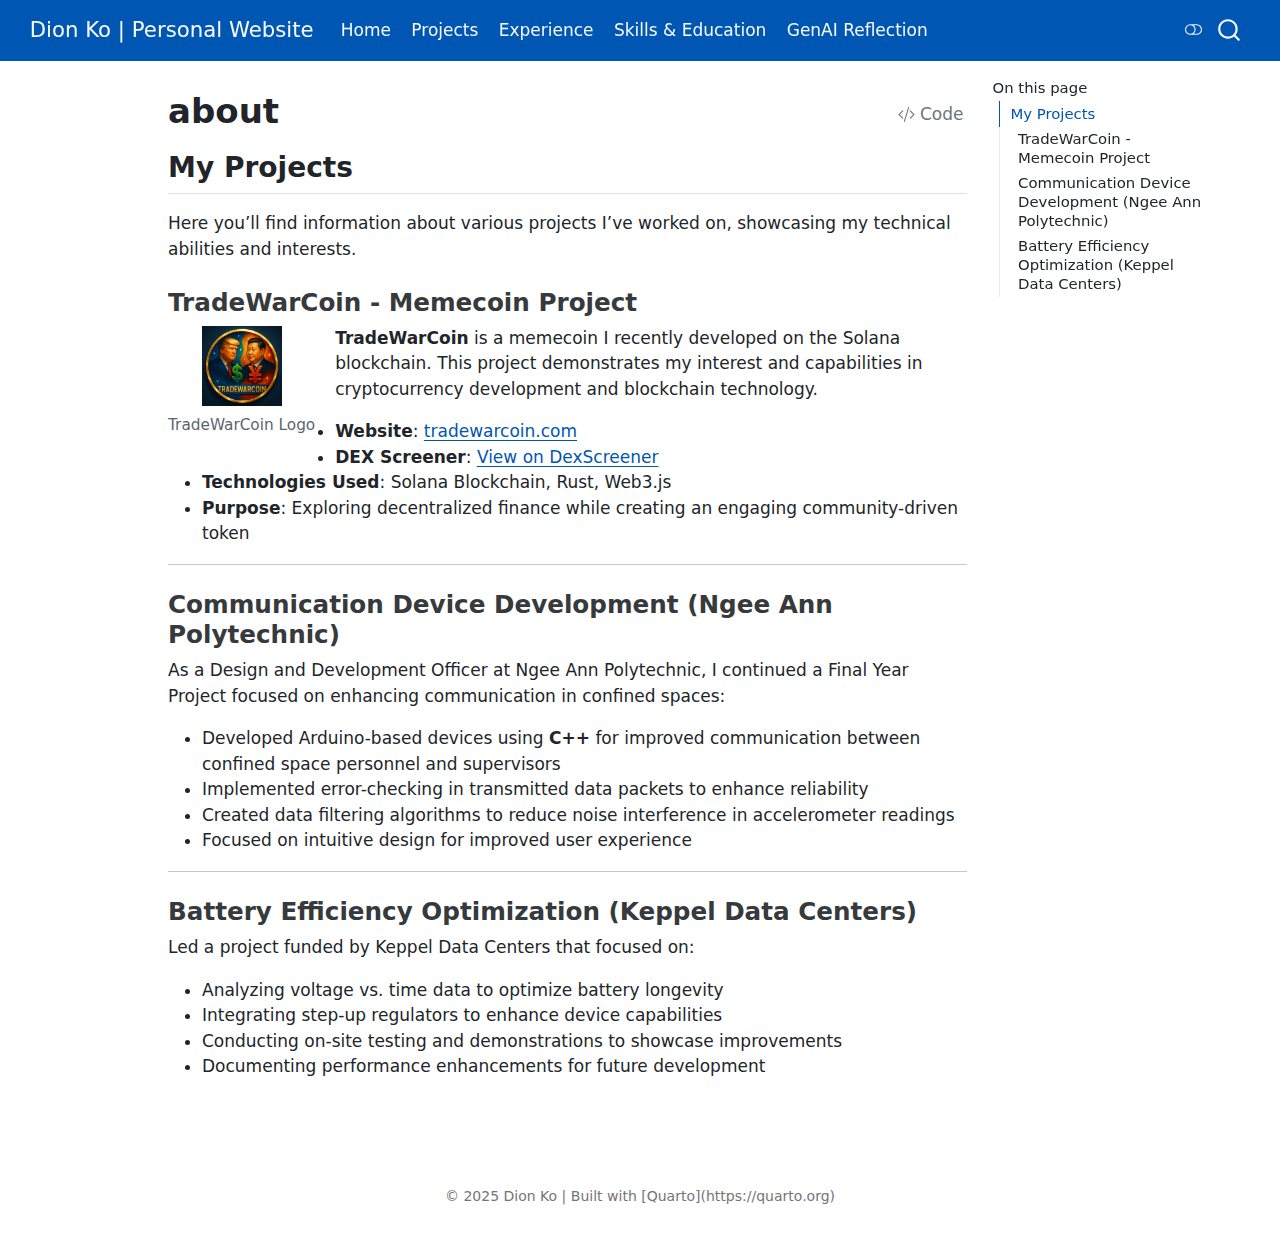
<file: docs/about.html>
<!DOCTYPE html>
<html xmlns="http://www.w3.org/1999/xhtml" lang="en" xml:lang="en"><head>

<meta charset="utf-8">
<meta name="generator" content="quarto-1.6.42">

<meta name="viewport" content="width=device-width, initial-scale=1.0, user-scalable=yes">


<title>about – Dion Ko | Personal Website</title>
<style>
code{white-space: pre-wrap;}
span.smallcaps{font-variant: small-caps;}
div.columns{display: flex; gap: min(4vw, 1.5em);}
div.column{flex: auto; overflow-x: auto;}
div.hanging-indent{margin-left: 1.5em; text-indent: -1.5em;}
ul.task-list{list-style: none;}
ul.task-list li input[type="checkbox"] {
  width: 0.8em;
  margin: 0 0.8em 0.2em -1em; /* quarto-specific, see https://github.com/quarto-dev/quarto-cli/issues/4556 */ 
  vertical-align: middle;
}
/* CSS for syntax highlighting */
pre > code.sourceCode { white-space: pre; position: relative; }
pre > code.sourceCode > span { line-height: 1.25; }
pre > code.sourceCode > span:empty { height: 1.2em; }
.sourceCode { overflow: visible; }
code.sourceCode > span { color: inherit; text-decoration: inherit; }
div.sourceCode { margin: 1em 0; }
pre.sourceCode { margin: 0; }
@media screen {
div.sourceCode { overflow: auto; }
}
@media print {
pre > code.sourceCode { white-space: pre-wrap; }
pre > code.sourceCode > span { display: inline-block; text-indent: -5em; padding-left: 5em; }
}
pre.numberSource code
  { counter-reset: source-line 0; }
pre.numberSource code > span
  { position: relative; left: -4em; counter-increment: source-line; }
pre.numberSource code > span > a:first-child::before
  { content: counter(source-line);
    position: relative; left: -1em; text-align: right; vertical-align: baseline;
    border: none; display: inline-block;
    -webkit-touch-callout: none; -webkit-user-select: none;
    -khtml-user-select: none; -moz-user-select: none;
    -ms-user-select: none; user-select: none;
    padding: 0 4px; width: 4em;
  }
pre.numberSource { margin-left: 3em;  padding-left: 4px; }
div.sourceCode
  {   }
@media screen {
pre > code.sourceCode > span > a:first-child::before { text-decoration: underline; }
}
</style>


<script src="site_libs/quarto-nav/quarto-nav.js"></script>
<script src="site_libs/quarto-nav/headroom.min.js"></script>
<script src="site_libs/clipboard/clipboard.min.js"></script>
<script src="site_libs/quarto-search/autocomplete.umd.js"></script>
<script src="site_libs/quarto-search/fuse.min.js"></script>
<script src="site_libs/quarto-search/quarto-search.js"></script>
<meta name="quarto:offset" content="./">
<script src="site_libs/quarto-html/quarto.js"></script>
<script src="site_libs/quarto-html/popper.min.js"></script>
<script src="site_libs/quarto-html/tippy.umd.min.js"></script>
<script src="site_libs/quarto-html/anchor.min.js"></script>
<link href="site_libs/quarto-html/tippy.css" rel="stylesheet">
<link href="site_libs/quarto-html/quarto-syntax-highlighting-de84f8d6bb715db06a919283c2d1e787.css" rel="stylesheet" class="quarto-color-scheme" id="quarto-text-highlighting-styles">
<link href="site_libs/quarto-html/quarto-syntax-highlighting-dark-9a023c9ade86a60361e96e3e3f11bc54.css" rel="prefetch" class="quarto-color-scheme quarto-color-alternate" id="quarto-text-highlighting-styles">
<script src="site_libs/bootstrap/bootstrap.min.js"></script>
<link href="site_libs/bootstrap/bootstrap-icons.css" rel="stylesheet">
<link href="site_libs/bootstrap/bootstrap-5d818a7c4c4b316b4090ec5ea95a6c95.min.css" rel="stylesheet" append-hash="true" class="quarto-color-scheme" id="quarto-bootstrap" data-mode="light">
<link href="site_libs/bootstrap/bootstrap-dark-a381d2b115b098082601f419c23468d6.min.css" rel="prefetch" append-hash="true" class="quarto-color-scheme quarto-color-alternate" id="quarto-bootstrap" data-mode="dark">
<script id="quarto-search-options" type="application/json">{
  "location": "navbar",
  "copy-button": false,
  "collapse-after": 3,
  "panel-placement": "end",
  "type": "overlay",
  "limit": 50,
  "keyboard-shortcut": [
    "f",
    "/",
    "s"
  ],
  "show-item-context": false,
  "language": {
    "search-no-results-text": "No results",
    "search-matching-documents-text": "matching documents",
    "search-copy-link-title": "Copy link to search",
    "search-hide-matches-text": "Hide additional matches",
    "search-more-match-text": "more match in this document",
    "search-more-matches-text": "more matches in this document",
    "search-clear-button-title": "Clear",
    "search-text-placeholder": "",
    "search-detached-cancel-button-title": "Cancel",
    "search-submit-button-title": "Submit",
    "search-label": "Search"
  }
}</script>


<link rel="stylesheet" href="styles.css">
</head>

<body class="nav-fixed">

<div id="quarto-search-results"></div>
  <header id="quarto-header" class="headroom fixed-top">
    <nav class="navbar navbar-expand-lg " data-bs-theme="dark">
      <div class="navbar-container container-fluid">
      <div class="navbar-brand-container mx-auto">
    <a class="navbar-brand" href="./index.html">
    <span class="navbar-title">Dion Ko | Personal Website</span>
    </a>
  </div>
            <div id="quarto-search" class="" title="Search"></div>
          <button class="navbar-toggler" type="button" data-bs-toggle="collapse" data-bs-target="#navbarCollapse" aria-controls="navbarCollapse" role="menu" aria-expanded="false" aria-label="Toggle navigation" onclick="if (window.quartoToggleHeadroom) { window.quartoToggleHeadroom(); }">
  <span class="navbar-toggler-icon"></span>
</button>
          <div class="collapse navbar-collapse" id="navbarCollapse">
            <ul class="navbar-nav navbar-nav-scroll me-auto">
  <li class="nav-item">
    <a class="nav-link" href="./index.html"> 
<span class="menu-text">Home</span></a>
  </li>  
  <li class="nav-item">
    <a class="nav-link" href="./projects.html"> 
<span class="menu-text">Projects</span></a>
  </li>  
  <li class="nav-item">
    <a class="nav-link" href="./experience.html"> 
<span class="menu-text">Experience</span></a>
  </li>  
  <li class="nav-item">
    <a class="nav-link" href="./skills.html"> 
<span class="menu-text">Skills &amp; Education</span></a>
  </li>  
  <li class="nav-item">
    <a class="nav-link" href="./reflection.html"> 
<span class="menu-text">GenAI Reflection</span></a>
  </li>  
</ul>
          </div> <!-- /navcollapse -->
            <div class="quarto-navbar-tools">
  <a href="" class="quarto-color-scheme-toggle quarto-navigation-tool  px-1" onclick="window.quartoToggleColorScheme(); return false;" title="Toggle dark mode"><i class="bi"></i></a>
</div>
      </div> <!-- /container-fluid -->
    </nav>
</header>
<!-- content -->
<div id="quarto-content" class="quarto-container page-columns page-rows-contents page-layout-article page-navbar">
<!-- sidebar -->
<!-- margin-sidebar -->
    <div id="quarto-margin-sidebar" class="sidebar margin-sidebar">
        <nav id="TOC" role="doc-toc" class="toc-active">
    <h2 id="toc-title">On this page</h2>
   
  <ul>
  <li><a href="#my-projects" id="toc-my-projects" class="nav-link active" data-scroll-target="#my-projects">My Projects</a>
  <ul class="collapse">
  <li><a href="#tradewarcoin---memecoin-project" id="toc-tradewarcoin---memecoin-project" class="nav-link" data-scroll-target="#tradewarcoin---memecoin-project">TradeWarCoin - Memecoin Project</a></li>
  <li><a href="#communication-device-development-ngee-ann-polytechnic" id="toc-communication-device-development-ngee-ann-polytechnic" class="nav-link" data-scroll-target="#communication-device-development-ngee-ann-polytechnic">Communication Device Development (Ngee Ann Polytechnic)</a></li>
  <li><a href="#battery-efficiency-optimization-keppel-data-centers" id="toc-battery-efficiency-optimization-keppel-data-centers" class="nav-link" data-scroll-target="#battery-efficiency-optimization-keppel-data-centers">Battery Efficiency Optimization (Keppel Data Centers)</a></li>
  </ul></li>
  </ul>
</nav>
    </div>
<!-- main -->
<main class="content" id="quarto-document-content">

<header id="title-block-header" class="quarto-title-block default">
<div class="quarto-title">
<div class="quarto-title-block"><div><h1 class="title">about</h1><button type="button" class="btn code-tools-button" id="quarto-code-tools-source"><i class="bi"></i> Code</button></div></div>
</div>



<div class="quarto-title-meta">

    
  
    
  </div>
  


</header>


<section id="my-projects" class="level2">
<h2 class="anchored" data-anchor-id="my-projects">My Projects</h2>
<p>Here you’ll find information about various projects I’ve worked on, showcasing my technical abilities and interests.</p>
<section id="tradewarcoin---memecoin-project" class="level3">
<h3 class="anchored" data-anchor-id="tradewarcoin---memecoin-project">TradeWarCoin - Memecoin Project</h3>
<div class="quarto-figure quarto-figure-center" style="float: left; margin-right: 20px;">
<figure class="figure">
<p><img src="images/tradewarcoin-logo.png" class="img-fluid figure-img" width="80"></p>
<figcaption>TradeWarCoin Logo</figcaption>
</figure>
</div>
<p><strong>TradeWarCoin</strong> is a memecoin I recently developed on the Solana blockchain. This project demonstrates my interest and capabilities in cryptocurrency development and blockchain technology.</p>
<ul>
<li><strong>Website</strong>: <a href="https://tradewarcoin.com">tradewarcoin.com</a></li>
<li><strong>DEX Screener</strong>: <a href="https://dexscreener.com/solana/TWCDsC5FGoXLxFjiKokBxcKVf8HSLSKH7GGrbnrWAK2">View on DexScreener</a></li>
<li><strong>Technologies Used</strong>: Solana Blockchain, Rust, Web3.js</li>
<li><strong>Purpose</strong>: Exploring decentralized finance while creating an engaging community-driven token</li>
</ul>
<hr>
</section>
<section id="communication-device-development-ngee-ann-polytechnic" class="level3">
<h3 class="anchored" data-anchor-id="communication-device-development-ngee-ann-polytechnic">Communication Device Development (Ngee Ann Polytechnic)</h3>
<p>As a Design and Development Officer at Ngee Ann Polytechnic, I continued a Final Year Project focused on enhancing communication in confined spaces:</p>
<ul>
<li>Developed Arduino-based devices using <strong>C++</strong> for improved communication between confined space personnel and supervisors</li>
<li>Implemented error-checking in transmitted data packets to enhance reliability</li>
<li>Created data filtering algorithms to reduce noise interference in accelerometer readings</li>
<li>Focused on intuitive design for improved user experience</li>
</ul>
<hr>
</section>
<section id="battery-efficiency-optimization-keppel-data-centers" class="level3">
<h3 class="anchored" data-anchor-id="battery-efficiency-optimization-keppel-data-centers">Battery Efficiency Optimization (Keppel Data Centers)</h3>
<p>Led a project funded by Keppel Data Centers that focused on:</p>
<ul>
<li>Analyzing voltage vs.&nbsp;time data to optimize battery longevity</li>
<li>Integrating step-up regulators to enhance device capabilities</li>
<li>Conducting on-site testing and demonstrations to showcase improvements</li>
<li>Documenting performance enhancements for future development</li>
</ul>


<!-- -->

</section>
</section>

</main> <!-- /main -->
<script id="quarto-html-after-body" type="application/javascript">
window.document.addEventListener("DOMContentLoaded", function (event) {
  const toggleBodyColorMode = (bsSheetEl) => {
    const mode = bsSheetEl.getAttribute("data-mode");
    const bodyEl = window.document.querySelector("body");
    if (mode === "dark") {
      bodyEl.classList.add("quarto-dark");
      bodyEl.classList.remove("quarto-light");
    } else {
      bodyEl.classList.add("quarto-light");
      bodyEl.classList.remove("quarto-dark");
    }
  }
  const toggleBodyColorPrimary = () => {
    const bsSheetEl = window.document.querySelector("link#quarto-bootstrap");
    if (bsSheetEl) {
      toggleBodyColorMode(bsSheetEl);
    }
  }
  toggleBodyColorPrimary();  
  const disableStylesheet = (stylesheets) => {
    for (let i=0; i < stylesheets.length; i++) {
      const stylesheet = stylesheets[i];
      stylesheet.rel = 'prefetch';
    }
  }
  const enableStylesheet = (stylesheets) => {
    for (let i=0; i < stylesheets.length; i++) {
      const stylesheet = stylesheets[i];
      stylesheet.rel = 'stylesheet';
    }
  }
  const manageTransitions = (selector, allowTransitions) => {
    const els = window.document.querySelectorAll(selector);
    for (let i=0; i < els.length; i++) {
      const el = els[i];
      if (allowTransitions) {
        el.classList.remove('notransition');
      } else {
        el.classList.add('notransition');
      }
    }
  }
  const toggleGiscusIfUsed = (isAlternate, darkModeDefault) => {
    const baseTheme = document.querySelector('#giscus-base-theme')?.value ?? 'light';
    const alternateTheme = document.querySelector('#giscus-alt-theme')?.value ?? 'dark';
    let newTheme = '';
    if(darkModeDefault) {
      newTheme = isAlternate ? baseTheme : alternateTheme;
    } else {
      newTheme = isAlternate ? alternateTheme : baseTheme;
    }
    const changeGiscusTheme = () => {
      // From: https://github.com/giscus/giscus/issues/336
      const sendMessage = (message) => {
        const iframe = document.querySelector('iframe.giscus-frame');
        if (!iframe) return;
        iframe.contentWindow.postMessage({ giscus: message }, 'https://giscus.app');
      }
      sendMessage({
        setConfig: {
          theme: newTheme
        }
      });
    }
    const isGiscussLoaded = window.document.querySelector('iframe.giscus-frame') !== null;
    if (isGiscussLoaded) {
      changeGiscusTheme();
    }
  }
  const toggleColorMode = (alternate) => {
    // Switch the stylesheets
    const alternateStylesheets = window.document.querySelectorAll('link.quarto-color-scheme.quarto-color-alternate');
    manageTransitions('#quarto-margin-sidebar .nav-link', false);
    if (alternate) {
      enableStylesheet(alternateStylesheets);
      for (const sheetNode of alternateStylesheets) {
        if (sheetNode.id === "quarto-bootstrap") {
          toggleBodyColorMode(sheetNode);
        }
      }
    } else {
      disableStylesheet(alternateStylesheets);
      toggleBodyColorPrimary();
    }
    manageTransitions('#quarto-margin-sidebar .nav-link', true);
    // Switch the toggles
    const toggles = window.document.querySelectorAll('.quarto-color-scheme-toggle');
    for (let i=0; i < toggles.length; i++) {
      const toggle = toggles[i];
      if (toggle) {
        if (alternate) {
          toggle.classList.add("alternate");     
        } else {
          toggle.classList.remove("alternate");
        }
      }
    }
    // Hack to workaround the fact that safari doesn't
    // properly recolor the scrollbar when toggling (#1455)
    if (navigator.userAgent.indexOf('Safari') > 0 && navigator.userAgent.indexOf('Chrome') == -1) {
      manageTransitions("body", false);
      window.scrollTo(0, 1);
      setTimeout(() => {
        window.scrollTo(0, 0);
        manageTransitions("body", true);
      }, 40);  
    }
  }
  const isFileUrl = () => { 
    return window.location.protocol === 'file:';
  }
  const hasAlternateSentinel = () => {  
    let styleSentinel = getColorSchemeSentinel();
    if (styleSentinel !== null) {
      return styleSentinel === "alternate";
    } else {
      return false;
    }
  }
  const setStyleSentinel = (alternate) => {
    const value = alternate ? "alternate" : "default";
    if (!isFileUrl()) {
      window.localStorage.setItem("quarto-color-scheme", value);
    } else {
      localAlternateSentinel = value;
    }
  }
  const getColorSchemeSentinel = () => {
    if (!isFileUrl()) {
      const storageValue = window.localStorage.getItem("quarto-color-scheme");
      return storageValue != null ? storageValue : localAlternateSentinel;
    } else {
      return localAlternateSentinel;
    }
  }
  const darkModeDefault = false;
  let localAlternateSentinel = darkModeDefault ? 'alternate' : 'default';
  // Dark / light mode switch
  window.quartoToggleColorScheme = () => {
    // Read the current dark / light value 
    let toAlternate = !hasAlternateSentinel();
    toggleColorMode(toAlternate);
    setStyleSentinel(toAlternate);
    toggleGiscusIfUsed(toAlternate, darkModeDefault);
  };
  // Ensure there is a toggle, if there isn't float one in the top right
  if (window.document.querySelector('.quarto-color-scheme-toggle') === null) {
    const a = window.document.createElement('a');
    a.classList.add('top-right');
    a.classList.add('quarto-color-scheme-toggle');
    a.href = "";
    a.onclick = function() { try { window.quartoToggleColorScheme(); } catch {} return false; };
    const i = window.document.createElement("i");
    i.classList.add('bi');
    a.appendChild(i);
    window.document.body.appendChild(a);
  }
  // Switch to dark mode if need be
  if (hasAlternateSentinel()) {
    toggleColorMode(true);
  } else {
    toggleColorMode(false);
  }
  const icon = "";
  const anchorJS = new window.AnchorJS();
  anchorJS.options = {
    placement: 'right',
    icon: icon
  };
  anchorJS.add('.anchored');
  const isCodeAnnotation = (el) => {
    for (const clz of el.classList) {
      if (clz.startsWith('code-annotation-')) {                     
        return true;
      }
    }
    return false;
  }
  const onCopySuccess = function(e) {
    // button target
    const button = e.trigger;
    // don't keep focus
    button.blur();
    // flash "checked"
    button.classList.add('code-copy-button-checked');
    var currentTitle = button.getAttribute("title");
    button.setAttribute("title", "Copied!");
    let tooltip;
    if (window.bootstrap) {
      button.setAttribute("data-bs-toggle", "tooltip");
      button.setAttribute("data-bs-placement", "left");
      button.setAttribute("data-bs-title", "Copied!");
      tooltip = new bootstrap.Tooltip(button, 
        { trigger: "manual", 
          customClass: "code-copy-button-tooltip",
          offset: [0, -8]});
      tooltip.show();    
    }
    setTimeout(function() {
      if (tooltip) {
        tooltip.hide();
        button.removeAttribute("data-bs-title");
        button.removeAttribute("data-bs-toggle");
        button.removeAttribute("data-bs-placement");
      }
      button.setAttribute("title", currentTitle);
      button.classList.remove('code-copy-button-checked');
    }, 1000);
    // clear code selection
    e.clearSelection();
  }
  const getTextToCopy = function(trigger) {
      const codeEl = trigger.previousElementSibling.cloneNode(true);
      for (const childEl of codeEl.children) {
        if (isCodeAnnotation(childEl)) {
          childEl.remove();
        }
      }
      return codeEl.innerText;
  }
  const clipboard = new window.ClipboardJS('.code-copy-button:not([data-in-quarto-modal])', {
    text: getTextToCopy
  });
  clipboard.on('success', onCopySuccess);
  if (window.document.getElementById('quarto-embedded-source-code-modal')) {
    const clipboardModal = new window.ClipboardJS('.code-copy-button[data-in-quarto-modal]', {
      text: getTextToCopy,
      container: window.document.getElementById('quarto-embedded-source-code-modal')
    });
    clipboardModal.on('success', onCopySuccess);
  }
  const viewSource = window.document.getElementById('quarto-view-source') ||
                     window.document.getElementById('quarto-code-tools-source');
  if (viewSource) {
    const sourceUrl = viewSource.getAttribute("data-quarto-source-url");
    viewSource.addEventListener("click", function(e) {
      if (sourceUrl) {
        // rstudio viewer pane
        if (/\bcapabilities=\b/.test(window.location)) {
          window.open(sourceUrl);
        } else {
          window.location.href = sourceUrl;
        }
      } else {
        const modal = new bootstrap.Modal(document.getElementById('quarto-embedded-source-code-modal'));
        modal.show();
      }
      return false;
    });
  }
  function toggleCodeHandler(show) {
    return function(e) {
      const detailsSrc = window.document.querySelectorAll(".cell > details > .sourceCode");
      for (let i=0; i<detailsSrc.length; i++) {
        const details = detailsSrc[i].parentElement;
        if (show) {
          details.open = true;
        } else {
          details.removeAttribute("open");
        }
      }
      const cellCodeDivs = window.document.querySelectorAll(".cell > .sourceCode");
      const fromCls = show ? "hidden" : "unhidden";
      const toCls = show ? "unhidden" : "hidden";
      for (let i=0; i<cellCodeDivs.length; i++) {
        const codeDiv = cellCodeDivs[i];
        if (codeDiv.classList.contains(fromCls)) {
          codeDiv.classList.remove(fromCls);
          codeDiv.classList.add(toCls);
        } 
      }
      return false;
    }
  }
  const hideAllCode = window.document.getElementById("quarto-hide-all-code");
  if (hideAllCode) {
    hideAllCode.addEventListener("click", toggleCodeHandler(false));
  }
  const showAllCode = window.document.getElementById("quarto-show-all-code");
  if (showAllCode) {
    showAllCode.addEventListener("click", toggleCodeHandler(true));
  }
    var localhostRegex = new RegExp(/^(?:http|https):\/\/localhost\:?[0-9]*\//);
    var mailtoRegex = new RegExp(/^mailto:/);
      var filterRegex = new RegExp('/' + window.location.host + '/');
    var isInternal = (href) => {
        return filterRegex.test(href) || localhostRegex.test(href) || mailtoRegex.test(href);
    }
    // Inspect non-navigation links and adorn them if external
 	var links = window.document.querySelectorAll('a[href]:not(.nav-link):not(.navbar-brand):not(.toc-action):not(.sidebar-link):not(.sidebar-item-toggle):not(.pagination-link):not(.no-external):not([aria-hidden]):not(.dropdown-item):not(.quarto-navigation-tool):not(.about-link)');
    for (var i=0; i<links.length; i++) {
      const link = links[i];
      if (!isInternal(link.href)) {
        // undo the damage that might have been done by quarto-nav.js in the case of
        // links that we want to consider external
        if (link.dataset.originalHref !== undefined) {
          link.href = link.dataset.originalHref;
        }
      }
    }
  function tippyHover(el, contentFn, onTriggerFn, onUntriggerFn) {
    const config = {
      allowHTML: true,
      maxWidth: 500,
      delay: 100,
      arrow: false,
      appendTo: function(el) {
          return el.parentElement;
      },
      interactive: true,
      interactiveBorder: 10,
      theme: 'quarto',
      placement: 'bottom-start',
    };
    if (contentFn) {
      config.content = contentFn;
    }
    if (onTriggerFn) {
      config.onTrigger = onTriggerFn;
    }
    if (onUntriggerFn) {
      config.onUntrigger = onUntriggerFn;
    }
    window.tippy(el, config); 
  }
  const noterefs = window.document.querySelectorAll('a[role="doc-noteref"]');
  for (var i=0; i<noterefs.length; i++) {
    const ref = noterefs[i];
    tippyHover(ref, function() {
      // use id or data attribute instead here
      let href = ref.getAttribute('data-footnote-href') || ref.getAttribute('href');
      try { href = new URL(href).hash; } catch {}
      const id = href.replace(/^#\/?/, "");
      const note = window.document.getElementById(id);
      if (note) {
        return note.innerHTML;
      } else {
        return "";
      }
    });
  }
  const xrefs = window.document.querySelectorAll('a.quarto-xref');
  const processXRef = (id, note) => {
    // Strip column container classes
    const stripColumnClz = (el) => {
      el.classList.remove("page-full", "page-columns");
      if (el.children) {
        for (const child of el.children) {
          stripColumnClz(child);
        }
      }
    }
    stripColumnClz(note)
    if (id === null || id.startsWith('sec-')) {
      // Special case sections, only their first couple elements
      const container = document.createElement("div");
      if (note.children && note.children.length > 2) {
        container.appendChild(note.children[0].cloneNode(true));
        for (let i = 1; i < note.children.length; i++) {
          const child = note.children[i];
          if (child.tagName === "P" && child.innerText === "") {
            continue;
          } else {
            container.appendChild(child.cloneNode(true));
            break;
          }
        }
        if (window.Quarto?.typesetMath) {
          window.Quarto.typesetMath(container);
        }
        return container.innerHTML
      } else {
        if (window.Quarto?.typesetMath) {
          window.Quarto.typesetMath(note);
        }
        return note.innerHTML;
      }
    } else {
      // Remove any anchor links if they are present
      const anchorLink = note.querySelector('a.anchorjs-link');
      if (anchorLink) {
        anchorLink.remove();
      }
      if (window.Quarto?.typesetMath) {
        window.Quarto.typesetMath(note);
      }
      if (note.classList.contains("callout")) {
        return note.outerHTML;
      } else {
        return note.innerHTML;
      }
    }
  }
  for (var i=0; i<xrefs.length; i++) {
    const xref = xrefs[i];
    tippyHover(xref, undefined, function(instance) {
      instance.disable();
      let url = xref.getAttribute('href');
      let hash = undefined; 
      if (url.startsWith('#')) {
        hash = url;
      } else {
        try { hash = new URL(url).hash; } catch {}
      }
      if (hash) {
        const id = hash.replace(/^#\/?/, "");
        const note = window.document.getElementById(id);
        if (note !== null) {
          try {
            const html = processXRef(id, note.cloneNode(true));
            instance.setContent(html);
          } finally {
            instance.enable();
            instance.show();
          }
        } else {
          // See if we can fetch this
          fetch(url.split('#')[0])
          .then(res => res.text())
          .then(html => {
            const parser = new DOMParser();
            const htmlDoc = parser.parseFromString(html, "text/html");
            const note = htmlDoc.getElementById(id);
            if (note !== null) {
              const html = processXRef(id, note);
              instance.setContent(html);
            } 
          }).finally(() => {
            instance.enable();
            instance.show();
          });
        }
      } else {
        // See if we can fetch a full url (with no hash to target)
        // This is a special case and we should probably do some content thinning / targeting
        fetch(url)
        .then(res => res.text())
        .then(html => {
          const parser = new DOMParser();
          const htmlDoc = parser.parseFromString(html, "text/html");
          const note = htmlDoc.querySelector('main.content');
          if (note !== null) {
            // This should only happen for chapter cross references
            // (since there is no id in the URL)
            // remove the first header
            if (note.children.length > 0 && note.children[0].tagName === "HEADER") {
              note.children[0].remove();
            }
            const html = processXRef(null, note);
            instance.setContent(html);
          } 
        }).finally(() => {
          instance.enable();
          instance.show();
        });
      }
    }, function(instance) {
    });
  }
      let selectedAnnoteEl;
      const selectorForAnnotation = ( cell, annotation) => {
        let cellAttr = 'data-code-cell="' + cell + '"';
        let lineAttr = 'data-code-annotation="' +  annotation + '"';
        const selector = 'span[' + cellAttr + '][' + lineAttr + ']';
        return selector;
      }
      const selectCodeLines = (annoteEl) => {
        const doc = window.document;
        const targetCell = annoteEl.getAttribute("data-target-cell");
        const targetAnnotation = annoteEl.getAttribute("data-target-annotation");
        const annoteSpan = window.document.querySelector(selectorForAnnotation(targetCell, targetAnnotation));
        const lines = annoteSpan.getAttribute("data-code-lines").split(",");
        const lineIds = lines.map((line) => {
          return targetCell + "-" + line;
        })
        let top = null;
        let height = null;
        let parent = null;
        if (lineIds.length > 0) {
            //compute the position of the single el (top and bottom and make a div)
            const el = window.document.getElementById(lineIds[0]);
            top = el.offsetTop;
            height = el.offsetHeight;
            parent = el.parentElement.parentElement;
          if (lineIds.length > 1) {
            const lastEl = window.document.getElementById(lineIds[lineIds.length - 1]);
            const bottom = lastEl.offsetTop + lastEl.offsetHeight;
            height = bottom - top;
          }
          if (top !== null && height !== null && parent !== null) {
            // cook up a div (if necessary) and position it 
            let div = window.document.getElementById("code-annotation-line-highlight");
            if (div === null) {
              div = window.document.createElement("div");
              div.setAttribute("id", "code-annotation-line-highlight");
              div.style.position = 'absolute';
              parent.appendChild(div);
            }
            div.style.top = top - 2 + "px";
            div.style.height = height + 4 + "px";
            div.style.left = 0;
            let gutterDiv = window.document.getElementById("code-annotation-line-highlight-gutter");
            if (gutterDiv === null) {
              gutterDiv = window.document.createElement("div");
              gutterDiv.setAttribute("id", "code-annotation-line-highlight-gutter");
              gutterDiv.style.position = 'absolute';
              const codeCell = window.document.getElementById(targetCell);
              const gutter = codeCell.querySelector('.code-annotation-gutter');
              gutter.appendChild(gutterDiv);
            }
            gutterDiv.style.top = top - 2 + "px";
            gutterDiv.style.height = height + 4 + "px";
          }
          selectedAnnoteEl = annoteEl;
        }
      };
      const unselectCodeLines = () => {
        const elementsIds = ["code-annotation-line-highlight", "code-annotation-line-highlight-gutter"];
        elementsIds.forEach((elId) => {
          const div = window.document.getElementById(elId);
          if (div) {
            div.remove();
          }
        });
        selectedAnnoteEl = undefined;
      };
        // Handle positioning of the toggle
    window.addEventListener(
      "resize",
      throttle(() => {
        elRect = undefined;
        if (selectedAnnoteEl) {
          selectCodeLines(selectedAnnoteEl);
        }
      }, 10)
    );
    function throttle(fn, ms) {
    let throttle = false;
    let timer;
      return (...args) => {
        if(!throttle) { // first call gets through
            fn.apply(this, args);
            throttle = true;
        } else { // all the others get throttled
            if(timer) clearTimeout(timer); // cancel #2
            timer = setTimeout(() => {
              fn.apply(this, args);
              timer = throttle = false;
            }, ms);
        }
      };
    }
      // Attach click handler to the DT
      const annoteDls = window.document.querySelectorAll('dt[data-target-cell]');
      for (const annoteDlNode of annoteDls) {
        annoteDlNode.addEventListener('click', (event) => {
          const clickedEl = event.target;
          if (clickedEl !== selectedAnnoteEl) {
            unselectCodeLines();
            const activeEl = window.document.querySelector('dt[data-target-cell].code-annotation-active');
            if (activeEl) {
              activeEl.classList.remove('code-annotation-active');
            }
            selectCodeLines(clickedEl);
            clickedEl.classList.add('code-annotation-active');
          } else {
            // Unselect the line
            unselectCodeLines();
            clickedEl.classList.remove('code-annotation-active');
          }
        });
      }
  const findCites = (el) => {
    const parentEl = el.parentElement;
    if (parentEl) {
      const cites = parentEl.dataset.cites;
      if (cites) {
        return {
          el,
          cites: cites.split(' ')
        };
      } else {
        return findCites(el.parentElement)
      }
    } else {
      return undefined;
    }
  };
  var bibliorefs = window.document.querySelectorAll('a[role="doc-biblioref"]');
  for (var i=0; i<bibliorefs.length; i++) {
    const ref = bibliorefs[i];
    const citeInfo = findCites(ref);
    if (citeInfo) {
      tippyHover(citeInfo.el, function() {
        var popup = window.document.createElement('div');
        citeInfo.cites.forEach(function(cite) {
          var citeDiv = window.document.createElement('div');
          citeDiv.classList.add('hanging-indent');
          citeDiv.classList.add('csl-entry');
          var biblioDiv = window.document.getElementById('ref-' + cite);
          if (biblioDiv) {
            citeDiv.innerHTML = biblioDiv.innerHTML;
          }
          popup.appendChild(citeDiv);
        });
        return popup.innerHTML;
      });
    }
  }
});
</script><div class="modal fade" id="quarto-embedded-source-code-modal" tabindex="-1" aria-labelledby="quarto-embedded-source-code-modal-label" aria-hidden="true"><div class="modal-dialog modal-dialog-scrollable"><div class="modal-content"><div class="modal-header"><h5 class="modal-title" id="quarto-embedded-source-code-modal-label">Source Code</h5><button class="btn-close" data-bs-dismiss="modal"></button></div><div class="modal-body"><div class="">
<div class="sourceCode" id="cb1" data-shortcodes="false"><pre class="sourceCode markdown code-with-copy"><code class="sourceCode markdown"><span id="cb1-1"><a href="#cb1-1" aria-hidden="true" tabindex="-1"></a><span class="co">---</span></span>
<span id="cb1-2"><a href="#cb1-2" aria-hidden="true" tabindex="-1"></a><span class="an">title:</span><span class="co"> "about"</span></span>
<span id="cb1-3"><a href="#cb1-3" aria-hidden="true" tabindex="-1"></a><span class="co">---</span></span>
<span id="cb1-4"><a href="#cb1-4" aria-hidden="true" tabindex="-1"></a></span>
<span id="cb1-5"><a href="#cb1-5" aria-hidden="true" tabindex="-1"></a><span class="fu">## My Projects</span></span>
<span id="cb1-6"><a href="#cb1-6" aria-hidden="true" tabindex="-1"></a></span>
<span id="cb1-7"><a href="#cb1-7" aria-hidden="true" tabindex="-1"></a>Here you'll find information about various projects I've worked on, showcasing my technical abilities and interests.</span>
<span id="cb1-8"><a href="#cb1-8" aria-hidden="true" tabindex="-1"></a></span>
<span id="cb1-9"><a href="#cb1-9" aria-hidden="true" tabindex="-1"></a><span class="fu">### TradeWarCoin - Memecoin Project</span></span>
<span id="cb1-10"><a href="#cb1-10" aria-hidden="true" tabindex="-1"></a></span>
<span id="cb1-11"><a href="#cb1-11" aria-hidden="true" tabindex="-1"></a><span class="al">![TradeWarCoin Logo](images/tradewarcoin-logo.png)</span>{width=80 style="float: left; margin-right: 20px;"}</span>
<span id="cb1-12"><a href="#cb1-12" aria-hidden="true" tabindex="-1"></a></span>
<span id="cb1-13"><a href="#cb1-13" aria-hidden="true" tabindex="-1"></a>**TradeWarCoin** is a memecoin I recently developed on the Solana blockchain. This project demonstrates my interest and capabilities in cryptocurrency development and blockchain technology.</span>
<span id="cb1-14"><a href="#cb1-14" aria-hidden="true" tabindex="-1"></a></span>
<span id="cb1-15"><a href="#cb1-15" aria-hidden="true" tabindex="-1"></a><span class="ss">- </span>**Website**: <span class="co">[</span><span class="ot">tradewarcoin.com</span><span class="co">](https://tradewarcoin.com)</span></span>
<span id="cb1-16"><a href="#cb1-16" aria-hidden="true" tabindex="-1"></a><span class="ss">- </span>**DEX Screener**: <span class="co">[</span><span class="ot">View on DexScreener</span><span class="co">](https://dexscreener.com/solana/TWCDsC5FGoXLxFjiKokBxcKVf8HSLSKH7GGrbnrWAK2)</span></span>
<span id="cb1-17"><a href="#cb1-17" aria-hidden="true" tabindex="-1"></a><span class="ss">- </span>**Technologies Used**: Solana Blockchain, Rust, Web3.js</span>
<span id="cb1-18"><a href="#cb1-18" aria-hidden="true" tabindex="-1"></a><span class="ss">- </span>**Purpose**: Exploring decentralized finance while creating an engaging community-driven token</span>
<span id="cb1-19"><a href="#cb1-19" aria-hidden="true" tabindex="-1"></a></span>
<span id="cb1-20"><a href="#cb1-20" aria-hidden="true" tabindex="-1"></a>---</span>
<span id="cb1-21"><a href="#cb1-21" aria-hidden="true" tabindex="-1"></a></span>
<span id="cb1-22"><a href="#cb1-22" aria-hidden="true" tabindex="-1"></a><span class="fu">### Communication Device Development (Ngee Ann Polytechnic)</span></span>
<span id="cb1-23"><a href="#cb1-23" aria-hidden="true" tabindex="-1"></a></span>
<span id="cb1-24"><a href="#cb1-24" aria-hidden="true" tabindex="-1"></a>As a Design and Development Officer at Ngee Ann Polytechnic, I continued a Final Year Project focused on enhancing communication in confined spaces:</span>
<span id="cb1-25"><a href="#cb1-25" aria-hidden="true" tabindex="-1"></a></span>
<span id="cb1-26"><a href="#cb1-26" aria-hidden="true" tabindex="-1"></a><span class="ss">- </span>Developed Arduino-based devices using **C++** for improved communication between confined space personnel and supervisors</span>
<span id="cb1-27"><a href="#cb1-27" aria-hidden="true" tabindex="-1"></a><span class="ss">- </span>Implemented error-checking in transmitted data packets to enhance reliability</span>
<span id="cb1-28"><a href="#cb1-28" aria-hidden="true" tabindex="-1"></a><span class="ss">- </span>Created data filtering algorithms to reduce noise interference in accelerometer readings</span>
<span id="cb1-29"><a href="#cb1-29" aria-hidden="true" tabindex="-1"></a><span class="ss">- </span>Focused on intuitive design for improved user experience</span>
<span id="cb1-30"><a href="#cb1-30" aria-hidden="true" tabindex="-1"></a></span>
<span id="cb1-31"><a href="#cb1-31" aria-hidden="true" tabindex="-1"></a>---</span>
<span id="cb1-32"><a href="#cb1-32" aria-hidden="true" tabindex="-1"></a></span>
<span id="cb1-33"><a href="#cb1-33" aria-hidden="true" tabindex="-1"></a><span class="fu">### Battery Efficiency Optimization (Keppel Data Centers)</span></span>
<span id="cb1-34"><a href="#cb1-34" aria-hidden="true" tabindex="-1"></a></span>
<span id="cb1-35"><a href="#cb1-35" aria-hidden="true" tabindex="-1"></a>Led a project funded by Keppel Data Centers that focused on:</span>
<span id="cb1-36"><a href="#cb1-36" aria-hidden="true" tabindex="-1"></a></span>
<span id="cb1-37"><a href="#cb1-37" aria-hidden="true" tabindex="-1"></a><span class="ss">- </span>Analyzing voltage vs. time data to optimize battery longevity</span>
<span id="cb1-38"><a href="#cb1-38" aria-hidden="true" tabindex="-1"></a><span class="ss">- </span>Integrating step-up regulators to enhance device capabilities</span>
<span id="cb1-39"><a href="#cb1-39" aria-hidden="true" tabindex="-1"></a><span class="ss">- </span>Conducting on-site testing and demonstrations to showcase improvements</span>
<span id="cb1-40"><a href="#cb1-40" aria-hidden="true" tabindex="-1"></a><span class="ss">- </span>Documenting performance enhancements for future development</span>
<span id="cb1-41"><a href="#cb1-41" aria-hidden="true" tabindex="-1"></a></span>
<span id="cb1-44"><a href="#cb1-44" aria-hidden="true" tabindex="-1"></a><span class="in">```{r}</span></span>
<span id="cb1-45"><a href="#cb1-45" aria-hidden="true" tabindex="-1"></a><span class="co">#| echo: false</span></span>
<span id="cb1-46"><a href="#cb1-46" aria-hidden="true" tabindex="-1"></a><span class="co">#| include: false</span></span>
<span id="cb1-47"><a href="#cb1-47" aria-hidden="true" tabindex="-1"></a><span class="co"># This code chunk is hidden and not executed</span></span>
<span id="cb1-48"><a href="#cb1-48" aria-hidden="true" tabindex="-1"></a><span class="in">```</span></span>
</code><button title="Copy to Clipboard" class="code-copy-button" data-in-quarto-modal=""><i class="bi"></i></button></pre></div>
</div></div></div></div></div>
</div> <!-- /content -->
<footer class="footer">
  <div class="nav-footer">
    <div class="nav-footer-left">
      &nbsp;
    </div>   
    <div class="nav-footer-center">
      <ul class="footer-items list-unstyled">
    <li class="nav-item">
 © 2025 Dion Ko | Built with [Quarto](https://quarto.org)
  </li>  
</ul>
    </div>
    <div class="nav-footer-right">
      &nbsp;
    </div>
  </div>
</footer>




</body></html>
</file>
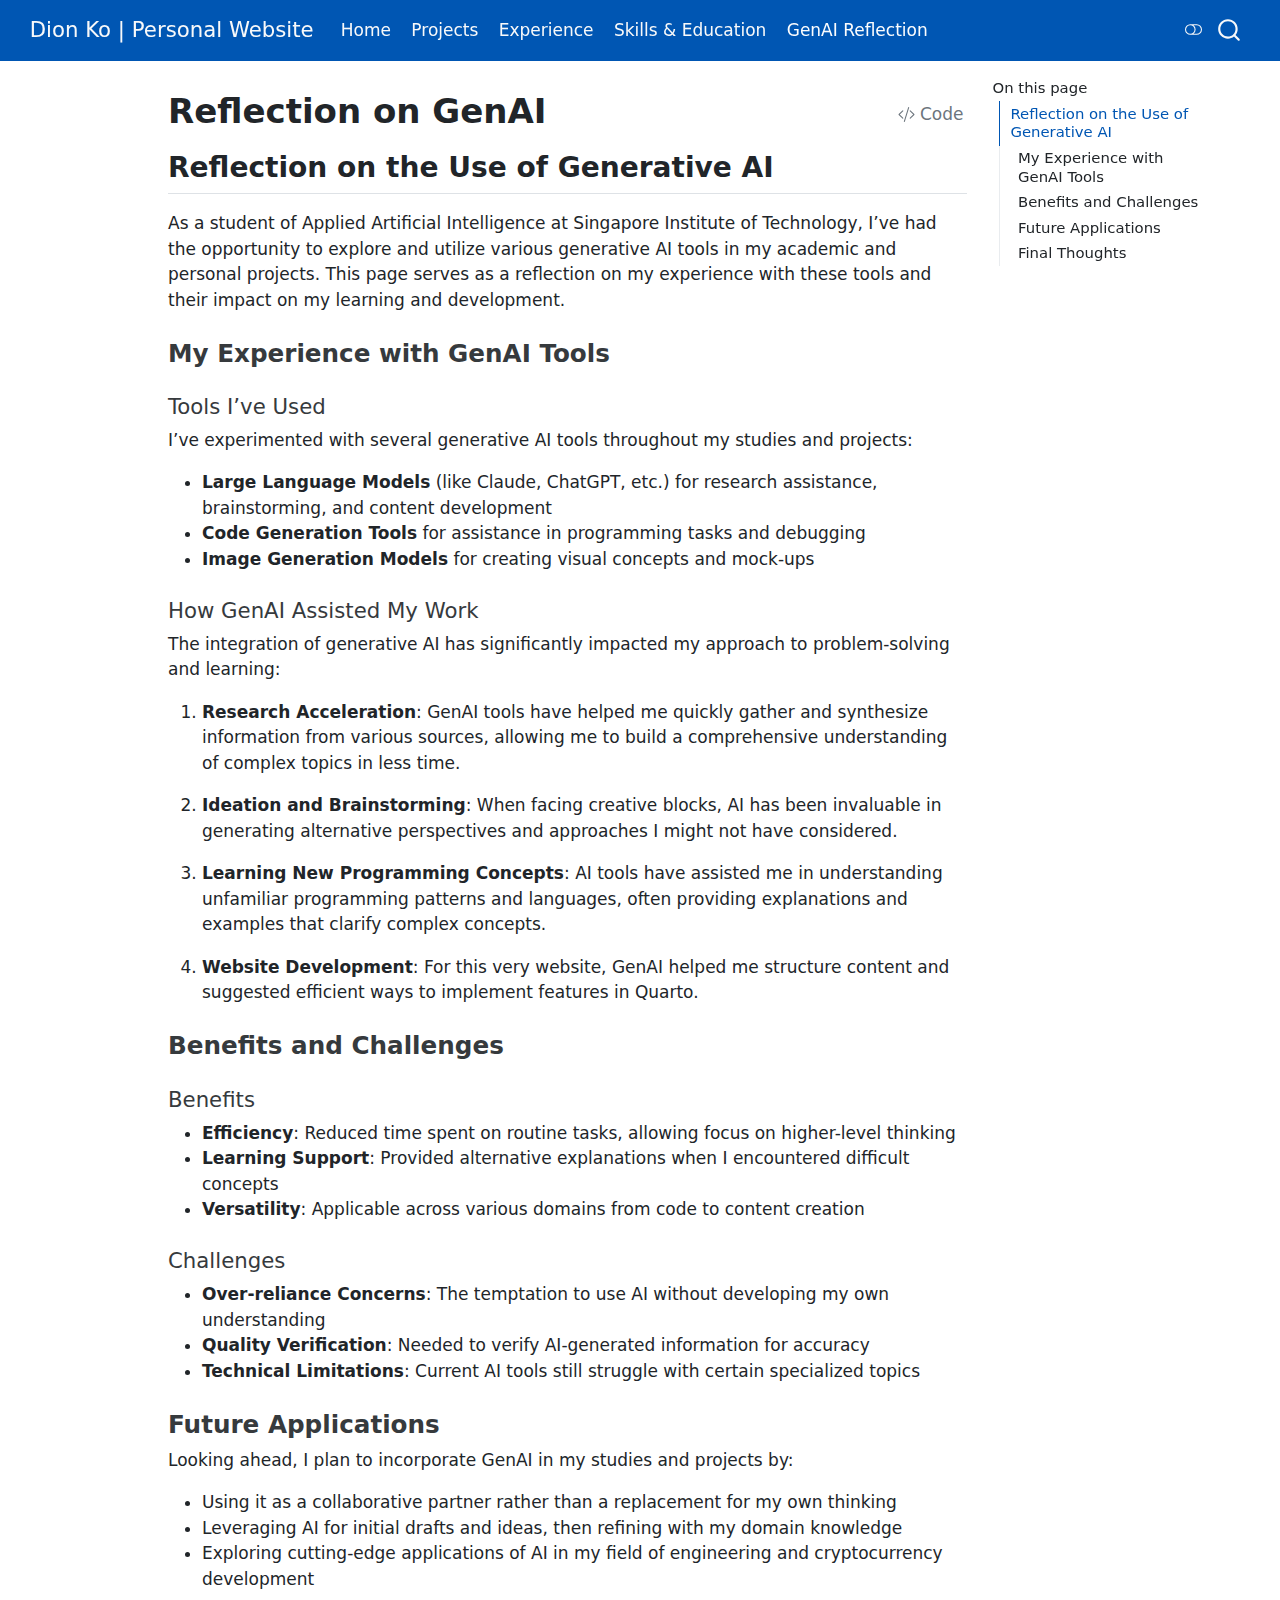
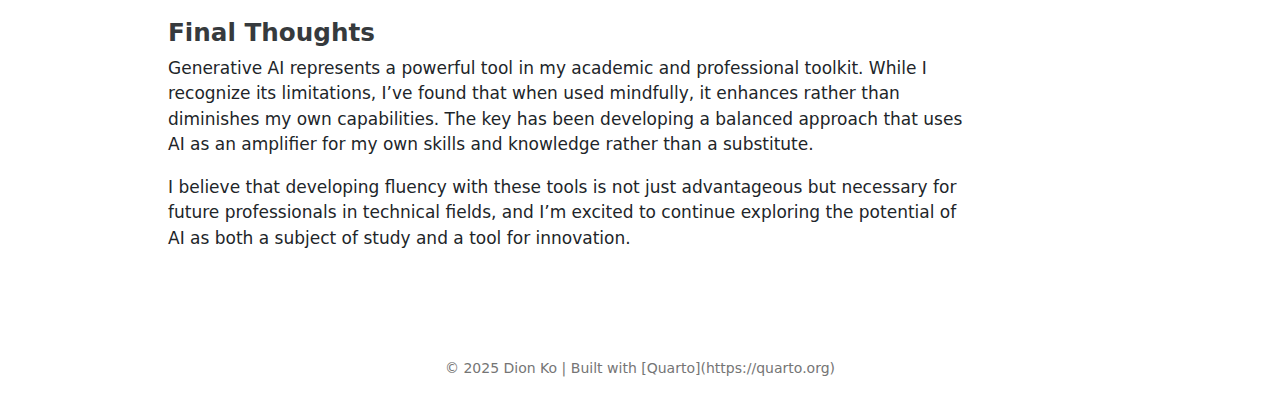
<file: docs/reflection.html>
<!DOCTYPE html>
<html xmlns="http://www.w3.org/1999/xhtml" lang="en" xml:lang="en"><head>

<meta charset="utf-8">
<meta name="generator" content="quarto-1.6.42">

<meta name="viewport" content="width=device-width, initial-scale=1.0, user-scalable=yes">


<title>Reflection on GenAI – Dion Ko | Personal Website</title>
<style>
code{white-space: pre-wrap;}
span.smallcaps{font-variant: small-caps;}
div.columns{display: flex; gap: min(4vw, 1.5em);}
div.column{flex: auto; overflow-x: auto;}
div.hanging-indent{margin-left: 1.5em; text-indent: -1.5em;}
ul.task-list{list-style: none;}
ul.task-list li input[type="checkbox"] {
  width: 0.8em;
  margin: 0 0.8em 0.2em -1em; /* quarto-specific, see https://github.com/quarto-dev/quarto-cli/issues/4556 */ 
  vertical-align: middle;
}
/* CSS for syntax highlighting */
pre > code.sourceCode { white-space: pre; position: relative; }
pre > code.sourceCode > span { line-height: 1.25; }
pre > code.sourceCode > span:empty { height: 1.2em; }
.sourceCode { overflow: visible; }
code.sourceCode > span { color: inherit; text-decoration: inherit; }
div.sourceCode { margin: 1em 0; }
pre.sourceCode { margin: 0; }
@media screen {
div.sourceCode { overflow: auto; }
}
@media print {
pre > code.sourceCode { white-space: pre-wrap; }
pre > code.sourceCode > span { display: inline-block; text-indent: -5em; padding-left: 5em; }
}
pre.numberSource code
  { counter-reset: source-line 0; }
pre.numberSource code > span
  { position: relative; left: -4em; counter-increment: source-line; }
pre.numberSource code > span > a:first-child::before
  { content: counter(source-line);
    position: relative; left: -1em; text-align: right; vertical-align: baseline;
    border: none; display: inline-block;
    -webkit-touch-callout: none; -webkit-user-select: none;
    -khtml-user-select: none; -moz-user-select: none;
    -ms-user-select: none; user-select: none;
    padding: 0 4px; width: 4em;
  }
pre.numberSource { margin-left: 3em;  padding-left: 4px; }
div.sourceCode
  {   }
@media screen {
pre > code.sourceCode > span > a:first-child::before { text-decoration: underline; }
}
</style>


<script src="site_libs/quarto-nav/quarto-nav.js"></script>
<script src="site_libs/quarto-nav/headroom.min.js"></script>
<script src="site_libs/clipboard/clipboard.min.js"></script>
<script src="site_libs/quarto-search/autocomplete.umd.js"></script>
<script src="site_libs/quarto-search/fuse.min.js"></script>
<script src="site_libs/quarto-search/quarto-search.js"></script>
<meta name="quarto:offset" content="./">
<script src="site_libs/quarto-html/quarto.js"></script>
<script src="site_libs/quarto-html/popper.min.js"></script>
<script src="site_libs/quarto-html/tippy.umd.min.js"></script>
<script src="site_libs/quarto-html/anchor.min.js"></script>
<link href="site_libs/quarto-html/tippy.css" rel="stylesheet">
<link href="site_libs/quarto-html/quarto-syntax-highlighting-de84f8d6bb715db06a919283c2d1e787.css" rel="stylesheet" class="quarto-color-scheme" id="quarto-text-highlighting-styles">
<link href="site_libs/quarto-html/quarto-syntax-highlighting-dark-9a023c9ade86a60361e96e3e3f11bc54.css" rel="prefetch" class="quarto-color-scheme quarto-color-alternate" id="quarto-text-highlighting-styles">
<script src="site_libs/bootstrap/bootstrap.min.js"></script>
<link href="site_libs/bootstrap/bootstrap-icons.css" rel="stylesheet">
<link href="site_libs/bootstrap/bootstrap-5d818a7c4c4b316b4090ec5ea95a6c95.min.css" rel="stylesheet" append-hash="true" class="quarto-color-scheme" id="quarto-bootstrap" data-mode="light">
<link href="site_libs/bootstrap/bootstrap-dark-a381d2b115b098082601f419c23468d6.min.css" rel="prefetch" append-hash="true" class="quarto-color-scheme quarto-color-alternate" id="quarto-bootstrap" data-mode="dark">
<script id="quarto-search-options" type="application/json">{
  "location": "navbar",
  "copy-button": false,
  "collapse-after": 3,
  "panel-placement": "end",
  "type": "overlay",
  "limit": 50,
  "keyboard-shortcut": [
    "f",
    "/",
    "s"
  ],
  "show-item-context": false,
  "language": {
    "search-no-results-text": "No results",
    "search-matching-documents-text": "matching documents",
    "search-copy-link-title": "Copy link to search",
    "search-hide-matches-text": "Hide additional matches",
    "search-more-match-text": "more match in this document",
    "search-more-matches-text": "more matches in this document",
    "search-clear-button-title": "Clear",
    "search-text-placeholder": "",
    "search-detached-cancel-button-title": "Cancel",
    "search-submit-button-title": "Submit",
    "search-label": "Search"
  }
}</script>


<link rel="stylesheet" href="styles.css">
</head>

<body class="nav-fixed">

<div id="quarto-search-results"></div>
  <header id="quarto-header" class="headroom fixed-top">
    <nav class="navbar navbar-expand-lg " data-bs-theme="dark">
      <div class="navbar-container container-fluid">
      <div class="navbar-brand-container mx-auto">
    <a class="navbar-brand" href="./index.html">
    <span class="navbar-title">Dion Ko | Personal Website</span>
    </a>
  </div>
            <div id="quarto-search" class="" title="Search"></div>
          <button class="navbar-toggler" type="button" data-bs-toggle="collapse" data-bs-target="#navbarCollapse" aria-controls="navbarCollapse" role="menu" aria-expanded="false" aria-label="Toggle navigation" onclick="if (window.quartoToggleHeadroom) { window.quartoToggleHeadroom(); }">
  <span class="navbar-toggler-icon"></span>
</button>
          <div class="collapse navbar-collapse" id="navbarCollapse">
            <ul class="navbar-nav navbar-nav-scroll me-auto">
  <li class="nav-item">
    <a class="nav-link" href="./index.html"> 
<span class="menu-text">Home</span></a>
  </li>  
  <li class="nav-item">
    <a class="nav-link" href="./projects.html"> 
<span class="menu-text">Projects</span></a>
  </li>  
  <li class="nav-item">
    <a class="nav-link" href="./experience.html"> 
<span class="menu-text">Experience</span></a>
  </li>  
  <li class="nav-item">
    <a class="nav-link" href="./skills.html"> 
<span class="menu-text">Skills &amp; Education</span></a>
  </li>  
  <li class="nav-item">
    <a class="nav-link active" href="./reflection.html" aria-current="page"> 
<span class="menu-text">GenAI Reflection</span></a>
  </li>  
</ul>
          </div> <!-- /navcollapse -->
            <div class="quarto-navbar-tools">
  <a href="" class="quarto-color-scheme-toggle quarto-navigation-tool  px-1" onclick="window.quartoToggleColorScheme(); return false;" title="Toggle dark mode"><i class="bi"></i></a>
</div>
      </div> <!-- /container-fluid -->
    </nav>
</header>
<!-- content -->
<div id="quarto-content" class="quarto-container page-columns page-rows-contents page-layout-article page-navbar">
<!-- sidebar -->
<!-- margin-sidebar -->
    <div id="quarto-margin-sidebar" class="sidebar margin-sidebar">
        <nav id="TOC" role="doc-toc" class="toc-active">
    <h2 id="toc-title">On this page</h2>
   
  <ul>
  <li><a href="#reflection-on-the-use-of-generative-ai" id="toc-reflection-on-the-use-of-generative-ai" class="nav-link active" data-scroll-target="#reflection-on-the-use-of-generative-ai">Reflection on the Use of Generative AI</a>
  <ul class="collapse">
  <li><a href="#my-experience-with-genai-tools" id="toc-my-experience-with-genai-tools" class="nav-link" data-scroll-target="#my-experience-with-genai-tools">My Experience with GenAI Tools</a></li>
  <li><a href="#benefits-and-challenges" id="toc-benefits-and-challenges" class="nav-link" data-scroll-target="#benefits-and-challenges">Benefits and Challenges</a></li>
  <li><a href="#future-applications" id="toc-future-applications" class="nav-link" data-scroll-target="#future-applications">Future Applications</a></li>
  <li><a href="#final-thoughts" id="toc-final-thoughts" class="nav-link" data-scroll-target="#final-thoughts">Final Thoughts</a></li>
  </ul></li>
  </ul>
</nav>
    </div>
<!-- main -->
<main class="content" id="quarto-document-content">

<header id="title-block-header" class="quarto-title-block default">
<div class="quarto-title">
<div class="quarto-title-block"><div><h1 class="title">Reflection on GenAI</h1><button type="button" class="btn code-tools-button" id="quarto-code-tools-source"><i class="bi"></i> Code</button></div></div>
</div>



<div class="quarto-title-meta">

    
  
    
  </div>
  


</header>


<section id="reflection-on-the-use-of-generative-ai" class="level2">
<h2 class="anchored" data-anchor-id="reflection-on-the-use-of-generative-ai">Reflection on the Use of Generative AI</h2>
<p>As a student of Applied Artificial Intelligence at Singapore Institute of Technology, I’ve had the opportunity to explore and utilize various generative AI tools in my academic and personal projects. This page serves as a reflection on my experience with these tools and their impact on my learning and development.</p>
<section id="my-experience-with-genai-tools" class="level3">
<h3 class="anchored" data-anchor-id="my-experience-with-genai-tools">My Experience with GenAI Tools</h3>
<section id="tools-ive-used" class="level4">
<h4 class="anchored" data-anchor-id="tools-ive-used">Tools I’ve Used</h4>
<p>I’ve experimented with several generative AI tools throughout my studies and projects:</p>
<ul>
<li><strong>Large Language Models</strong> (like Claude, ChatGPT, etc.) for research assistance, brainstorming, and content development</li>
<li><strong>Code Generation Tools</strong> for assistance in programming tasks and debugging</li>
<li><strong>Image Generation Models</strong> for creating visual concepts and mock-ups</li>
</ul>
</section>
<section id="how-genai-assisted-my-work" class="level4">
<h4 class="anchored" data-anchor-id="how-genai-assisted-my-work">How GenAI Assisted My Work</h4>
<p>The integration of generative AI has significantly impacted my approach to problem-solving and learning:</p>
<ol type="1">
<li><p><strong>Research Acceleration</strong>: GenAI tools have helped me quickly gather and synthesize information from various sources, allowing me to build a comprehensive understanding of complex topics in less time.</p></li>
<li><p><strong>Ideation and Brainstorming</strong>: When facing creative blocks, AI has been invaluable in generating alternative perspectives and approaches I might not have considered.</p></li>
<li><p><strong>Learning New Programming Concepts</strong>: AI tools have assisted me in understanding unfamiliar programming patterns and languages, often providing explanations and examples that clarify complex concepts.</p></li>
<li><p><strong>Website Development</strong>: For this very website, GenAI helped me structure content and suggested efficient ways to implement features in Quarto.</p></li>
</ol>
</section>
</section>
<section id="benefits-and-challenges" class="level3">
<h3 class="anchored" data-anchor-id="benefits-and-challenges">Benefits and Challenges</h3>
<section id="benefits" class="level4">
<h4 class="anchored" data-anchor-id="benefits">Benefits</h4>
<ul>
<li><strong>Efficiency</strong>: Reduced time spent on routine tasks, allowing focus on higher-level thinking</li>
<li><strong>Learning Support</strong>: Provided alternative explanations when I encountered difficult concepts</li>
<li><strong>Versatility</strong>: Applicable across various domains from code to content creation</li>
</ul>
</section>
<section id="challenges" class="level4">
<h4 class="anchored" data-anchor-id="challenges">Challenges</h4>
<ul>
<li><strong>Over-reliance Concerns</strong>: The temptation to use AI without developing my own understanding</li>
<li><strong>Quality Verification</strong>: Needed to verify AI-generated information for accuracy</li>
<li><strong>Technical Limitations</strong>: Current AI tools still struggle with certain specialized topics</li>
</ul>
</section>
</section>
<section id="future-applications" class="level3">
<h3 class="anchored" data-anchor-id="future-applications">Future Applications</h3>
<p>Looking ahead, I plan to incorporate GenAI in my studies and projects by:</p>
<ul>
<li>Using it as a collaborative partner rather than a replacement for my own thinking</li>
<li>Leveraging AI for initial drafts and ideas, then refining with my domain knowledge</li>
<li>Exploring cutting-edge applications of AI in my field of engineering and cryptocurrency development</li>
</ul>
</section>
<section id="final-thoughts" class="level3">
<h3 class="anchored" data-anchor-id="final-thoughts">Final Thoughts</h3>
<p>Generative AI represents a powerful tool in my academic and professional toolkit. While I recognize its limitations, I’ve found that when used mindfully, it enhances rather than diminishes my own capabilities. The key has been developing a balanced approach that uses AI as an amplifier for my own skills and knowledge rather than a substitute.</p>
<p>I believe that developing fluency with these tools is not just advantageous but necessary for future professionals in technical fields, and I’m excited to continue exploring the potential of AI as both a subject of study and a tool for innovation.</p>


<!-- -->

</section>
</section>

</main> <!-- /main -->
<script id="quarto-html-after-body" type="application/javascript">
window.document.addEventListener("DOMContentLoaded", function (event) {
  const toggleBodyColorMode = (bsSheetEl) => {
    const mode = bsSheetEl.getAttribute("data-mode");
    const bodyEl = window.document.querySelector("body");
    if (mode === "dark") {
      bodyEl.classList.add("quarto-dark");
      bodyEl.classList.remove("quarto-light");
    } else {
      bodyEl.classList.add("quarto-light");
      bodyEl.classList.remove("quarto-dark");
    }
  }
  const toggleBodyColorPrimary = () => {
    const bsSheetEl = window.document.querySelector("link#quarto-bootstrap");
    if (bsSheetEl) {
      toggleBodyColorMode(bsSheetEl);
    }
  }
  toggleBodyColorPrimary();  
  const disableStylesheet = (stylesheets) => {
    for (let i=0; i < stylesheets.length; i++) {
      const stylesheet = stylesheets[i];
      stylesheet.rel = 'prefetch';
    }
  }
  const enableStylesheet = (stylesheets) => {
    for (let i=0; i < stylesheets.length; i++) {
      const stylesheet = stylesheets[i];
      stylesheet.rel = 'stylesheet';
    }
  }
  const manageTransitions = (selector, allowTransitions) => {
    const els = window.document.querySelectorAll(selector);
    for (let i=0; i < els.length; i++) {
      const el = els[i];
      if (allowTransitions) {
        el.classList.remove('notransition');
      } else {
        el.classList.add('notransition');
      }
    }
  }
  const toggleGiscusIfUsed = (isAlternate, darkModeDefault) => {
    const baseTheme = document.querySelector('#giscus-base-theme')?.value ?? 'light';
    const alternateTheme = document.querySelector('#giscus-alt-theme')?.value ?? 'dark';
    let newTheme = '';
    if(darkModeDefault) {
      newTheme = isAlternate ? baseTheme : alternateTheme;
    } else {
      newTheme = isAlternate ? alternateTheme : baseTheme;
    }
    const changeGiscusTheme = () => {
      // From: https://github.com/giscus/giscus/issues/336
      const sendMessage = (message) => {
        const iframe = document.querySelector('iframe.giscus-frame');
        if (!iframe) return;
        iframe.contentWindow.postMessage({ giscus: message }, 'https://giscus.app');
      }
      sendMessage({
        setConfig: {
          theme: newTheme
        }
      });
    }
    const isGiscussLoaded = window.document.querySelector('iframe.giscus-frame') !== null;
    if (isGiscussLoaded) {
      changeGiscusTheme();
    }
  }
  const toggleColorMode = (alternate) => {
    // Switch the stylesheets
    const alternateStylesheets = window.document.querySelectorAll('link.quarto-color-scheme.quarto-color-alternate');
    manageTransitions('#quarto-margin-sidebar .nav-link', false);
    if (alternate) {
      enableStylesheet(alternateStylesheets);
      for (const sheetNode of alternateStylesheets) {
        if (sheetNode.id === "quarto-bootstrap") {
          toggleBodyColorMode(sheetNode);
        }
      }
    } else {
      disableStylesheet(alternateStylesheets);
      toggleBodyColorPrimary();
    }
    manageTransitions('#quarto-margin-sidebar .nav-link', true);
    // Switch the toggles
    const toggles = window.document.querySelectorAll('.quarto-color-scheme-toggle');
    for (let i=0; i < toggles.length; i++) {
      const toggle = toggles[i];
      if (toggle) {
        if (alternate) {
          toggle.classList.add("alternate");     
        } else {
          toggle.classList.remove("alternate");
        }
      }
    }
    // Hack to workaround the fact that safari doesn't
    // properly recolor the scrollbar when toggling (#1455)
    if (navigator.userAgent.indexOf('Safari') > 0 && navigator.userAgent.indexOf('Chrome') == -1) {
      manageTransitions("body", false);
      window.scrollTo(0, 1);
      setTimeout(() => {
        window.scrollTo(0, 0);
        manageTransitions("body", true);
      }, 40);  
    }
  }
  const isFileUrl = () => { 
    return window.location.protocol === 'file:';
  }
  const hasAlternateSentinel = () => {  
    let styleSentinel = getColorSchemeSentinel();
    if (styleSentinel !== null) {
      return styleSentinel === "alternate";
    } else {
      return false;
    }
  }
  const setStyleSentinel = (alternate) => {
    const value = alternate ? "alternate" : "default";
    if (!isFileUrl()) {
      window.localStorage.setItem("quarto-color-scheme", value);
    } else {
      localAlternateSentinel = value;
    }
  }
  const getColorSchemeSentinel = () => {
    if (!isFileUrl()) {
      const storageValue = window.localStorage.getItem("quarto-color-scheme");
      return storageValue != null ? storageValue : localAlternateSentinel;
    } else {
      return localAlternateSentinel;
    }
  }
  const darkModeDefault = false;
  let localAlternateSentinel = darkModeDefault ? 'alternate' : 'default';
  // Dark / light mode switch
  window.quartoToggleColorScheme = () => {
    // Read the current dark / light value 
    let toAlternate = !hasAlternateSentinel();
    toggleColorMode(toAlternate);
    setStyleSentinel(toAlternate);
    toggleGiscusIfUsed(toAlternate, darkModeDefault);
  };
  // Ensure there is a toggle, if there isn't float one in the top right
  if (window.document.querySelector('.quarto-color-scheme-toggle') === null) {
    const a = window.document.createElement('a');
    a.classList.add('top-right');
    a.classList.add('quarto-color-scheme-toggle');
    a.href = "";
    a.onclick = function() { try { window.quartoToggleColorScheme(); } catch {} return false; };
    const i = window.document.createElement("i");
    i.classList.add('bi');
    a.appendChild(i);
    window.document.body.appendChild(a);
  }
  // Switch to dark mode if need be
  if (hasAlternateSentinel()) {
    toggleColorMode(true);
  } else {
    toggleColorMode(false);
  }
  const icon = "";
  const anchorJS = new window.AnchorJS();
  anchorJS.options = {
    placement: 'right',
    icon: icon
  };
  anchorJS.add('.anchored');
  const isCodeAnnotation = (el) => {
    for (const clz of el.classList) {
      if (clz.startsWith('code-annotation-')) {                     
        return true;
      }
    }
    return false;
  }
  const onCopySuccess = function(e) {
    // button target
    const button = e.trigger;
    // don't keep focus
    button.blur();
    // flash "checked"
    button.classList.add('code-copy-button-checked');
    var currentTitle = button.getAttribute("title");
    button.setAttribute("title", "Copied!");
    let tooltip;
    if (window.bootstrap) {
      button.setAttribute("data-bs-toggle", "tooltip");
      button.setAttribute("data-bs-placement", "left");
      button.setAttribute("data-bs-title", "Copied!");
      tooltip = new bootstrap.Tooltip(button, 
        { trigger: "manual", 
          customClass: "code-copy-button-tooltip",
          offset: [0, -8]});
      tooltip.show();    
    }
    setTimeout(function() {
      if (tooltip) {
        tooltip.hide();
        button.removeAttribute("data-bs-title");
        button.removeAttribute("data-bs-toggle");
        button.removeAttribute("data-bs-placement");
      }
      button.setAttribute("title", currentTitle);
      button.classList.remove('code-copy-button-checked');
    }, 1000);
    // clear code selection
    e.clearSelection();
  }
  const getTextToCopy = function(trigger) {
      const codeEl = trigger.previousElementSibling.cloneNode(true);
      for (const childEl of codeEl.children) {
        if (isCodeAnnotation(childEl)) {
          childEl.remove();
        }
      }
      return codeEl.innerText;
  }
  const clipboard = new window.ClipboardJS('.code-copy-button:not([data-in-quarto-modal])', {
    text: getTextToCopy
  });
  clipboard.on('success', onCopySuccess);
  if (window.document.getElementById('quarto-embedded-source-code-modal')) {
    const clipboardModal = new window.ClipboardJS('.code-copy-button[data-in-quarto-modal]', {
      text: getTextToCopy,
      container: window.document.getElementById('quarto-embedded-source-code-modal')
    });
    clipboardModal.on('success', onCopySuccess);
  }
  const viewSource = window.document.getElementById('quarto-view-source') ||
                     window.document.getElementById('quarto-code-tools-source');
  if (viewSource) {
    const sourceUrl = viewSource.getAttribute("data-quarto-source-url");
    viewSource.addEventListener("click", function(e) {
      if (sourceUrl) {
        // rstudio viewer pane
        if (/\bcapabilities=\b/.test(window.location)) {
          window.open(sourceUrl);
        } else {
          window.location.href = sourceUrl;
        }
      } else {
        const modal = new bootstrap.Modal(document.getElementById('quarto-embedded-source-code-modal'));
        modal.show();
      }
      return false;
    });
  }
  function toggleCodeHandler(show) {
    return function(e) {
      const detailsSrc = window.document.querySelectorAll(".cell > details > .sourceCode");
      for (let i=0; i<detailsSrc.length; i++) {
        const details = detailsSrc[i].parentElement;
        if (show) {
          details.open = true;
        } else {
          details.removeAttribute("open");
        }
      }
      const cellCodeDivs = window.document.querySelectorAll(".cell > .sourceCode");
      const fromCls = show ? "hidden" : "unhidden";
      const toCls = show ? "unhidden" : "hidden";
      for (let i=0; i<cellCodeDivs.length; i++) {
        const codeDiv = cellCodeDivs[i];
        if (codeDiv.classList.contains(fromCls)) {
          codeDiv.classList.remove(fromCls);
          codeDiv.classList.add(toCls);
        } 
      }
      return false;
    }
  }
  const hideAllCode = window.document.getElementById("quarto-hide-all-code");
  if (hideAllCode) {
    hideAllCode.addEventListener("click", toggleCodeHandler(false));
  }
  const showAllCode = window.document.getElementById("quarto-show-all-code");
  if (showAllCode) {
    showAllCode.addEventListener("click", toggleCodeHandler(true));
  }
    var localhostRegex = new RegExp(/^(?:http|https):\/\/localhost\:?[0-9]*\//);
    var mailtoRegex = new RegExp(/^mailto:/);
      var filterRegex = new RegExp('/' + window.location.host + '/');
    var isInternal = (href) => {
        return filterRegex.test(href) || localhostRegex.test(href) || mailtoRegex.test(href);
    }
    // Inspect non-navigation links and adorn them if external
 	var links = window.document.querySelectorAll('a[href]:not(.nav-link):not(.navbar-brand):not(.toc-action):not(.sidebar-link):not(.sidebar-item-toggle):not(.pagination-link):not(.no-external):not([aria-hidden]):not(.dropdown-item):not(.quarto-navigation-tool):not(.about-link)');
    for (var i=0; i<links.length; i++) {
      const link = links[i];
      if (!isInternal(link.href)) {
        // undo the damage that might have been done by quarto-nav.js in the case of
        // links that we want to consider external
        if (link.dataset.originalHref !== undefined) {
          link.href = link.dataset.originalHref;
        }
      }
    }
  function tippyHover(el, contentFn, onTriggerFn, onUntriggerFn) {
    const config = {
      allowHTML: true,
      maxWidth: 500,
      delay: 100,
      arrow: false,
      appendTo: function(el) {
          return el.parentElement;
      },
      interactive: true,
      interactiveBorder: 10,
      theme: 'quarto',
      placement: 'bottom-start',
    };
    if (contentFn) {
      config.content = contentFn;
    }
    if (onTriggerFn) {
      config.onTrigger = onTriggerFn;
    }
    if (onUntriggerFn) {
      config.onUntrigger = onUntriggerFn;
    }
    window.tippy(el, config); 
  }
  const noterefs = window.document.querySelectorAll('a[role="doc-noteref"]');
  for (var i=0; i<noterefs.length; i++) {
    const ref = noterefs[i];
    tippyHover(ref, function() {
      // use id or data attribute instead here
      let href = ref.getAttribute('data-footnote-href') || ref.getAttribute('href');
      try { href = new URL(href).hash; } catch {}
      const id = href.replace(/^#\/?/, "");
      const note = window.document.getElementById(id);
      if (note) {
        return note.innerHTML;
      } else {
        return "";
      }
    });
  }
  const xrefs = window.document.querySelectorAll('a.quarto-xref');
  const processXRef = (id, note) => {
    // Strip column container classes
    const stripColumnClz = (el) => {
      el.classList.remove("page-full", "page-columns");
      if (el.children) {
        for (const child of el.children) {
          stripColumnClz(child);
        }
      }
    }
    stripColumnClz(note)
    if (id === null || id.startsWith('sec-')) {
      // Special case sections, only their first couple elements
      const container = document.createElement("div");
      if (note.children && note.children.length > 2) {
        container.appendChild(note.children[0].cloneNode(true));
        for (let i = 1; i < note.children.length; i++) {
          const child = note.children[i];
          if (child.tagName === "P" && child.innerText === "") {
            continue;
          } else {
            container.appendChild(child.cloneNode(true));
            break;
          }
        }
        if (window.Quarto?.typesetMath) {
          window.Quarto.typesetMath(container);
        }
        return container.innerHTML
      } else {
        if (window.Quarto?.typesetMath) {
          window.Quarto.typesetMath(note);
        }
        return note.innerHTML;
      }
    } else {
      // Remove any anchor links if they are present
      const anchorLink = note.querySelector('a.anchorjs-link');
      if (anchorLink) {
        anchorLink.remove();
      }
      if (window.Quarto?.typesetMath) {
        window.Quarto.typesetMath(note);
      }
      if (note.classList.contains("callout")) {
        return note.outerHTML;
      } else {
        return note.innerHTML;
      }
    }
  }
  for (var i=0; i<xrefs.length; i++) {
    const xref = xrefs[i];
    tippyHover(xref, undefined, function(instance) {
      instance.disable();
      let url = xref.getAttribute('href');
      let hash = undefined; 
      if (url.startsWith('#')) {
        hash = url;
      } else {
        try { hash = new URL(url).hash; } catch {}
      }
      if (hash) {
        const id = hash.replace(/^#\/?/, "");
        const note = window.document.getElementById(id);
        if (note !== null) {
          try {
            const html = processXRef(id, note.cloneNode(true));
            instance.setContent(html);
          } finally {
            instance.enable();
            instance.show();
          }
        } else {
          // See if we can fetch this
          fetch(url.split('#')[0])
          .then(res => res.text())
          .then(html => {
            const parser = new DOMParser();
            const htmlDoc = parser.parseFromString(html, "text/html");
            const note = htmlDoc.getElementById(id);
            if (note !== null) {
              const html = processXRef(id, note);
              instance.setContent(html);
            } 
          }).finally(() => {
            instance.enable();
            instance.show();
          });
        }
      } else {
        // See if we can fetch a full url (with no hash to target)
        // This is a special case and we should probably do some content thinning / targeting
        fetch(url)
        .then(res => res.text())
        .then(html => {
          const parser = new DOMParser();
          const htmlDoc = parser.parseFromString(html, "text/html");
          const note = htmlDoc.querySelector('main.content');
          if (note !== null) {
            // This should only happen for chapter cross references
            // (since there is no id in the URL)
            // remove the first header
            if (note.children.length > 0 && note.children[0].tagName === "HEADER") {
              note.children[0].remove();
            }
            const html = processXRef(null, note);
            instance.setContent(html);
          } 
        }).finally(() => {
          instance.enable();
          instance.show();
        });
      }
    }, function(instance) {
    });
  }
      let selectedAnnoteEl;
      const selectorForAnnotation = ( cell, annotation) => {
        let cellAttr = 'data-code-cell="' + cell + '"';
        let lineAttr = 'data-code-annotation="' +  annotation + '"';
        const selector = 'span[' + cellAttr + '][' + lineAttr + ']';
        return selector;
      }
      const selectCodeLines = (annoteEl) => {
        const doc = window.document;
        const targetCell = annoteEl.getAttribute("data-target-cell");
        const targetAnnotation = annoteEl.getAttribute("data-target-annotation");
        const annoteSpan = window.document.querySelector(selectorForAnnotation(targetCell, targetAnnotation));
        const lines = annoteSpan.getAttribute("data-code-lines").split(",");
        const lineIds = lines.map((line) => {
          return targetCell + "-" + line;
        })
        let top = null;
        let height = null;
        let parent = null;
        if (lineIds.length > 0) {
            //compute the position of the single el (top and bottom and make a div)
            const el = window.document.getElementById(lineIds[0]);
            top = el.offsetTop;
            height = el.offsetHeight;
            parent = el.parentElement.parentElement;
          if (lineIds.length > 1) {
            const lastEl = window.document.getElementById(lineIds[lineIds.length - 1]);
            const bottom = lastEl.offsetTop + lastEl.offsetHeight;
            height = bottom - top;
          }
          if (top !== null && height !== null && parent !== null) {
            // cook up a div (if necessary) and position it 
            let div = window.document.getElementById("code-annotation-line-highlight");
            if (div === null) {
              div = window.document.createElement("div");
              div.setAttribute("id", "code-annotation-line-highlight");
              div.style.position = 'absolute';
              parent.appendChild(div);
            }
            div.style.top = top - 2 + "px";
            div.style.height = height + 4 + "px";
            div.style.left = 0;
            let gutterDiv = window.document.getElementById("code-annotation-line-highlight-gutter");
            if (gutterDiv === null) {
              gutterDiv = window.document.createElement("div");
              gutterDiv.setAttribute("id", "code-annotation-line-highlight-gutter");
              gutterDiv.style.position = 'absolute';
              const codeCell = window.document.getElementById(targetCell);
              const gutter = codeCell.querySelector('.code-annotation-gutter');
              gutter.appendChild(gutterDiv);
            }
            gutterDiv.style.top = top - 2 + "px";
            gutterDiv.style.height = height + 4 + "px";
          }
          selectedAnnoteEl = annoteEl;
        }
      };
      const unselectCodeLines = () => {
        const elementsIds = ["code-annotation-line-highlight", "code-annotation-line-highlight-gutter"];
        elementsIds.forEach((elId) => {
          const div = window.document.getElementById(elId);
          if (div) {
            div.remove();
          }
        });
        selectedAnnoteEl = undefined;
      };
        // Handle positioning of the toggle
    window.addEventListener(
      "resize",
      throttle(() => {
        elRect = undefined;
        if (selectedAnnoteEl) {
          selectCodeLines(selectedAnnoteEl);
        }
      }, 10)
    );
    function throttle(fn, ms) {
    let throttle = false;
    let timer;
      return (...args) => {
        if(!throttle) { // first call gets through
            fn.apply(this, args);
            throttle = true;
        } else { // all the others get throttled
            if(timer) clearTimeout(timer); // cancel #2
            timer = setTimeout(() => {
              fn.apply(this, args);
              timer = throttle = false;
            }, ms);
        }
      };
    }
      // Attach click handler to the DT
      const annoteDls = window.document.querySelectorAll('dt[data-target-cell]');
      for (const annoteDlNode of annoteDls) {
        annoteDlNode.addEventListener('click', (event) => {
          const clickedEl = event.target;
          if (clickedEl !== selectedAnnoteEl) {
            unselectCodeLines();
            const activeEl = window.document.querySelector('dt[data-target-cell].code-annotation-active');
            if (activeEl) {
              activeEl.classList.remove('code-annotation-active');
            }
            selectCodeLines(clickedEl);
            clickedEl.classList.add('code-annotation-active');
          } else {
            // Unselect the line
            unselectCodeLines();
            clickedEl.classList.remove('code-annotation-active');
          }
        });
      }
  const findCites = (el) => {
    const parentEl = el.parentElement;
    if (parentEl) {
      const cites = parentEl.dataset.cites;
      if (cites) {
        return {
          el,
          cites: cites.split(' ')
        };
      } else {
        return findCites(el.parentElement)
      }
    } else {
      return undefined;
    }
  };
  var bibliorefs = window.document.querySelectorAll('a[role="doc-biblioref"]');
  for (var i=0; i<bibliorefs.length; i++) {
    const ref = bibliorefs[i];
    const citeInfo = findCites(ref);
    if (citeInfo) {
      tippyHover(citeInfo.el, function() {
        var popup = window.document.createElement('div');
        citeInfo.cites.forEach(function(cite) {
          var citeDiv = window.document.createElement('div');
          citeDiv.classList.add('hanging-indent');
          citeDiv.classList.add('csl-entry');
          var biblioDiv = window.document.getElementById('ref-' + cite);
          if (biblioDiv) {
            citeDiv.innerHTML = biblioDiv.innerHTML;
          }
          popup.appendChild(citeDiv);
        });
        return popup.innerHTML;
      });
    }
  }
});
</script><div class="modal fade" id="quarto-embedded-source-code-modal" tabindex="-1" aria-labelledby="quarto-embedded-source-code-modal-label" aria-hidden="true"><div class="modal-dialog modal-dialog-scrollable"><div class="modal-content"><div class="modal-header"><h5 class="modal-title" id="quarto-embedded-source-code-modal-label">Source Code</h5><button class="btn-close" data-bs-dismiss="modal"></button></div><div class="modal-body"><div class="">
<div class="sourceCode" id="cb1" data-shortcodes="false"><pre class="sourceCode markdown code-with-copy"><code class="sourceCode markdown"><span id="cb1-1"><a href="#cb1-1" aria-hidden="true" tabindex="-1"></a><span class="co">---</span></span>
<span id="cb1-2"><a href="#cb1-2" aria-hidden="true" tabindex="-1"></a><span class="an">title:</span><span class="co"> "Reflection on GenAI"</span></span>
<span id="cb1-3"><a href="#cb1-3" aria-hidden="true" tabindex="-1"></a><span class="co">---</span></span>
<span id="cb1-4"><a href="#cb1-4" aria-hidden="true" tabindex="-1"></a></span>
<span id="cb1-5"><a href="#cb1-5" aria-hidden="true" tabindex="-1"></a><span class="fu">## Reflection on the Use of Generative AI</span></span>
<span id="cb1-6"><a href="#cb1-6" aria-hidden="true" tabindex="-1"></a></span>
<span id="cb1-7"><a href="#cb1-7" aria-hidden="true" tabindex="-1"></a>As a student of Applied Artificial Intelligence at Singapore Institute of Technology, I've had the opportunity to explore and utilize various generative AI tools in my academic and personal projects. This page serves as a reflection on my experience with these tools and their impact on my learning and development.</span>
<span id="cb1-8"><a href="#cb1-8" aria-hidden="true" tabindex="-1"></a></span>
<span id="cb1-9"><a href="#cb1-9" aria-hidden="true" tabindex="-1"></a><span class="fu">### My Experience with GenAI Tools</span></span>
<span id="cb1-10"><a href="#cb1-10" aria-hidden="true" tabindex="-1"></a></span>
<span id="cb1-11"><a href="#cb1-11" aria-hidden="true" tabindex="-1"></a><span class="fu">#### Tools I've Used</span></span>
<span id="cb1-12"><a href="#cb1-12" aria-hidden="true" tabindex="-1"></a></span>
<span id="cb1-13"><a href="#cb1-13" aria-hidden="true" tabindex="-1"></a>I've experimented with several generative AI tools throughout my studies and projects:</span>
<span id="cb1-14"><a href="#cb1-14" aria-hidden="true" tabindex="-1"></a></span>
<span id="cb1-15"><a href="#cb1-15" aria-hidden="true" tabindex="-1"></a><span class="ss">- </span>**Large Language Models** (like Claude, ChatGPT, etc.) for research assistance, brainstorming, and content development</span>
<span id="cb1-16"><a href="#cb1-16" aria-hidden="true" tabindex="-1"></a><span class="ss">- </span>**Code Generation Tools** for assistance in programming tasks and debugging</span>
<span id="cb1-17"><a href="#cb1-17" aria-hidden="true" tabindex="-1"></a><span class="ss">- </span>**Image Generation Models** for creating visual concepts and mock-ups</span>
<span id="cb1-18"><a href="#cb1-18" aria-hidden="true" tabindex="-1"></a></span>
<span id="cb1-19"><a href="#cb1-19" aria-hidden="true" tabindex="-1"></a><span class="fu">#### How GenAI Assisted My Work</span></span>
<span id="cb1-20"><a href="#cb1-20" aria-hidden="true" tabindex="-1"></a></span>
<span id="cb1-21"><a href="#cb1-21" aria-hidden="true" tabindex="-1"></a>The integration of generative AI has significantly impacted my approach to problem-solving and learning:</span>
<span id="cb1-22"><a href="#cb1-22" aria-hidden="true" tabindex="-1"></a></span>
<span id="cb1-23"><a href="#cb1-23" aria-hidden="true" tabindex="-1"></a><span class="ss">1. </span>**Research Acceleration**: GenAI tools have helped me quickly gather and synthesize information from various sources, allowing me to build a comprehensive understanding of complex topics in less time.</span>
<span id="cb1-24"><a href="#cb1-24" aria-hidden="true" tabindex="-1"></a></span>
<span id="cb1-25"><a href="#cb1-25" aria-hidden="true" tabindex="-1"></a><span class="ss">2. </span>**Ideation and Brainstorming**: When facing creative blocks, AI has been invaluable in generating alternative perspectives and approaches I might not have considered.</span>
<span id="cb1-26"><a href="#cb1-26" aria-hidden="true" tabindex="-1"></a></span>
<span id="cb1-27"><a href="#cb1-27" aria-hidden="true" tabindex="-1"></a><span class="ss">3. </span>**Learning New Programming Concepts**: AI tools have assisted me in understanding unfamiliar programming patterns and languages, often providing explanations and examples that clarify complex concepts.</span>
<span id="cb1-28"><a href="#cb1-28" aria-hidden="true" tabindex="-1"></a></span>
<span id="cb1-29"><a href="#cb1-29" aria-hidden="true" tabindex="-1"></a><span class="ss">4. </span>**Website Development**: For this very website, GenAI helped me structure content and suggested efficient ways to implement features in Quarto.</span>
<span id="cb1-30"><a href="#cb1-30" aria-hidden="true" tabindex="-1"></a></span>
<span id="cb1-31"><a href="#cb1-31" aria-hidden="true" tabindex="-1"></a><span class="fu">### Benefits and Challenges</span></span>
<span id="cb1-32"><a href="#cb1-32" aria-hidden="true" tabindex="-1"></a></span>
<span id="cb1-33"><a href="#cb1-33" aria-hidden="true" tabindex="-1"></a><span class="fu">#### Benefits</span></span>
<span id="cb1-34"><a href="#cb1-34" aria-hidden="true" tabindex="-1"></a></span>
<span id="cb1-35"><a href="#cb1-35" aria-hidden="true" tabindex="-1"></a><span class="ss">- </span>**Efficiency**: Reduced time spent on routine tasks, allowing focus on higher-level thinking</span>
<span id="cb1-36"><a href="#cb1-36" aria-hidden="true" tabindex="-1"></a><span class="ss">- </span>**Learning Support**: Provided alternative explanations when I encountered difficult concepts</span>
<span id="cb1-37"><a href="#cb1-37" aria-hidden="true" tabindex="-1"></a><span class="ss">- </span>**Versatility**: Applicable across various domains from code to content creation</span>
<span id="cb1-38"><a href="#cb1-38" aria-hidden="true" tabindex="-1"></a></span>
<span id="cb1-39"><a href="#cb1-39" aria-hidden="true" tabindex="-1"></a><span class="fu">#### Challenges</span></span>
<span id="cb1-40"><a href="#cb1-40" aria-hidden="true" tabindex="-1"></a></span>
<span id="cb1-41"><a href="#cb1-41" aria-hidden="true" tabindex="-1"></a><span class="ss">- </span>**Over-reliance Concerns**: The temptation to use AI without developing my own understanding</span>
<span id="cb1-42"><a href="#cb1-42" aria-hidden="true" tabindex="-1"></a><span class="ss">- </span>**Quality Verification**: Needed to verify AI-generated information for accuracy</span>
<span id="cb1-43"><a href="#cb1-43" aria-hidden="true" tabindex="-1"></a><span class="ss">- </span>**Technical Limitations**: Current AI tools still struggle with certain specialized topics</span>
<span id="cb1-44"><a href="#cb1-44" aria-hidden="true" tabindex="-1"></a></span>
<span id="cb1-45"><a href="#cb1-45" aria-hidden="true" tabindex="-1"></a><span class="fu">### Future Applications</span></span>
<span id="cb1-46"><a href="#cb1-46" aria-hidden="true" tabindex="-1"></a></span>
<span id="cb1-47"><a href="#cb1-47" aria-hidden="true" tabindex="-1"></a>Looking ahead, I plan to incorporate GenAI in my studies and projects by:</span>
<span id="cb1-48"><a href="#cb1-48" aria-hidden="true" tabindex="-1"></a></span>
<span id="cb1-49"><a href="#cb1-49" aria-hidden="true" tabindex="-1"></a><span class="ss">- </span>Using it as a collaborative partner rather than a replacement for my own thinking</span>
<span id="cb1-50"><a href="#cb1-50" aria-hidden="true" tabindex="-1"></a><span class="ss">- </span>Leveraging AI for initial drafts and ideas, then refining with my domain knowledge</span>
<span id="cb1-51"><a href="#cb1-51" aria-hidden="true" tabindex="-1"></a><span class="ss">- </span>Exploring cutting-edge applications of AI in my field of engineering and cryptocurrency development</span>
<span id="cb1-52"><a href="#cb1-52" aria-hidden="true" tabindex="-1"></a></span>
<span id="cb1-53"><a href="#cb1-53" aria-hidden="true" tabindex="-1"></a><span class="fu">### Final Thoughts</span></span>
<span id="cb1-54"><a href="#cb1-54" aria-hidden="true" tabindex="-1"></a></span>
<span id="cb1-55"><a href="#cb1-55" aria-hidden="true" tabindex="-1"></a>Generative AI represents a powerful tool in my academic and professional toolkit. While I recognize its limitations, I've found that when used mindfully, it enhances rather than diminishes my own capabilities. The key has been developing a balanced approach that uses AI as an amplifier for my own skills and knowledge rather than a substitute.</span>
<span id="cb1-56"><a href="#cb1-56" aria-hidden="true" tabindex="-1"></a></span>
<span id="cb1-57"><a href="#cb1-57" aria-hidden="true" tabindex="-1"></a>I believe that developing fluency with these tools is not just advantageous but necessary for future professionals in technical fields, and I'm excited to continue exploring the potential of AI as both a subject of study and a tool for innovation.</span>
<span id="cb1-58"><a href="#cb1-58" aria-hidden="true" tabindex="-1"></a></span>
<span id="cb1-61"><a href="#cb1-61" aria-hidden="true" tabindex="-1"></a><span class="in">```{r}</span></span>
<span id="cb1-62"><a href="#cb1-62" aria-hidden="true" tabindex="-1"></a><span class="co">#| echo: false</span></span>
<span id="cb1-63"><a href="#cb1-63" aria-hidden="true" tabindex="-1"></a><span class="co">#| include: false</span></span>
<span id="cb1-64"><a href="#cb1-64" aria-hidden="true" tabindex="-1"></a><span class="co"># This code chunk is hidden and not executed</span></span>
<span id="cb1-65"><a href="#cb1-65" aria-hidden="true" tabindex="-1"></a><span class="in">```</span></span>
</code><button title="Copy to Clipboard" class="code-copy-button" data-in-quarto-modal=""><i class="bi"></i></button></pre></div>
</div></div></div></div></div>
</div> <!-- /content -->
<footer class="footer">
  <div class="nav-footer">
    <div class="nav-footer-left">
      &nbsp;
    </div>   
    <div class="nav-footer-center">
      <ul class="footer-items list-unstyled">
    <li class="nav-item">
 © 2025 Dion Ko | Built with [Quarto](https://quarto.org)
  </li>  
</ul>
    </div>
    <div class="nav-footer-right">
      &nbsp;
    </div>
  </div>
</footer>




</body></html>
</file>
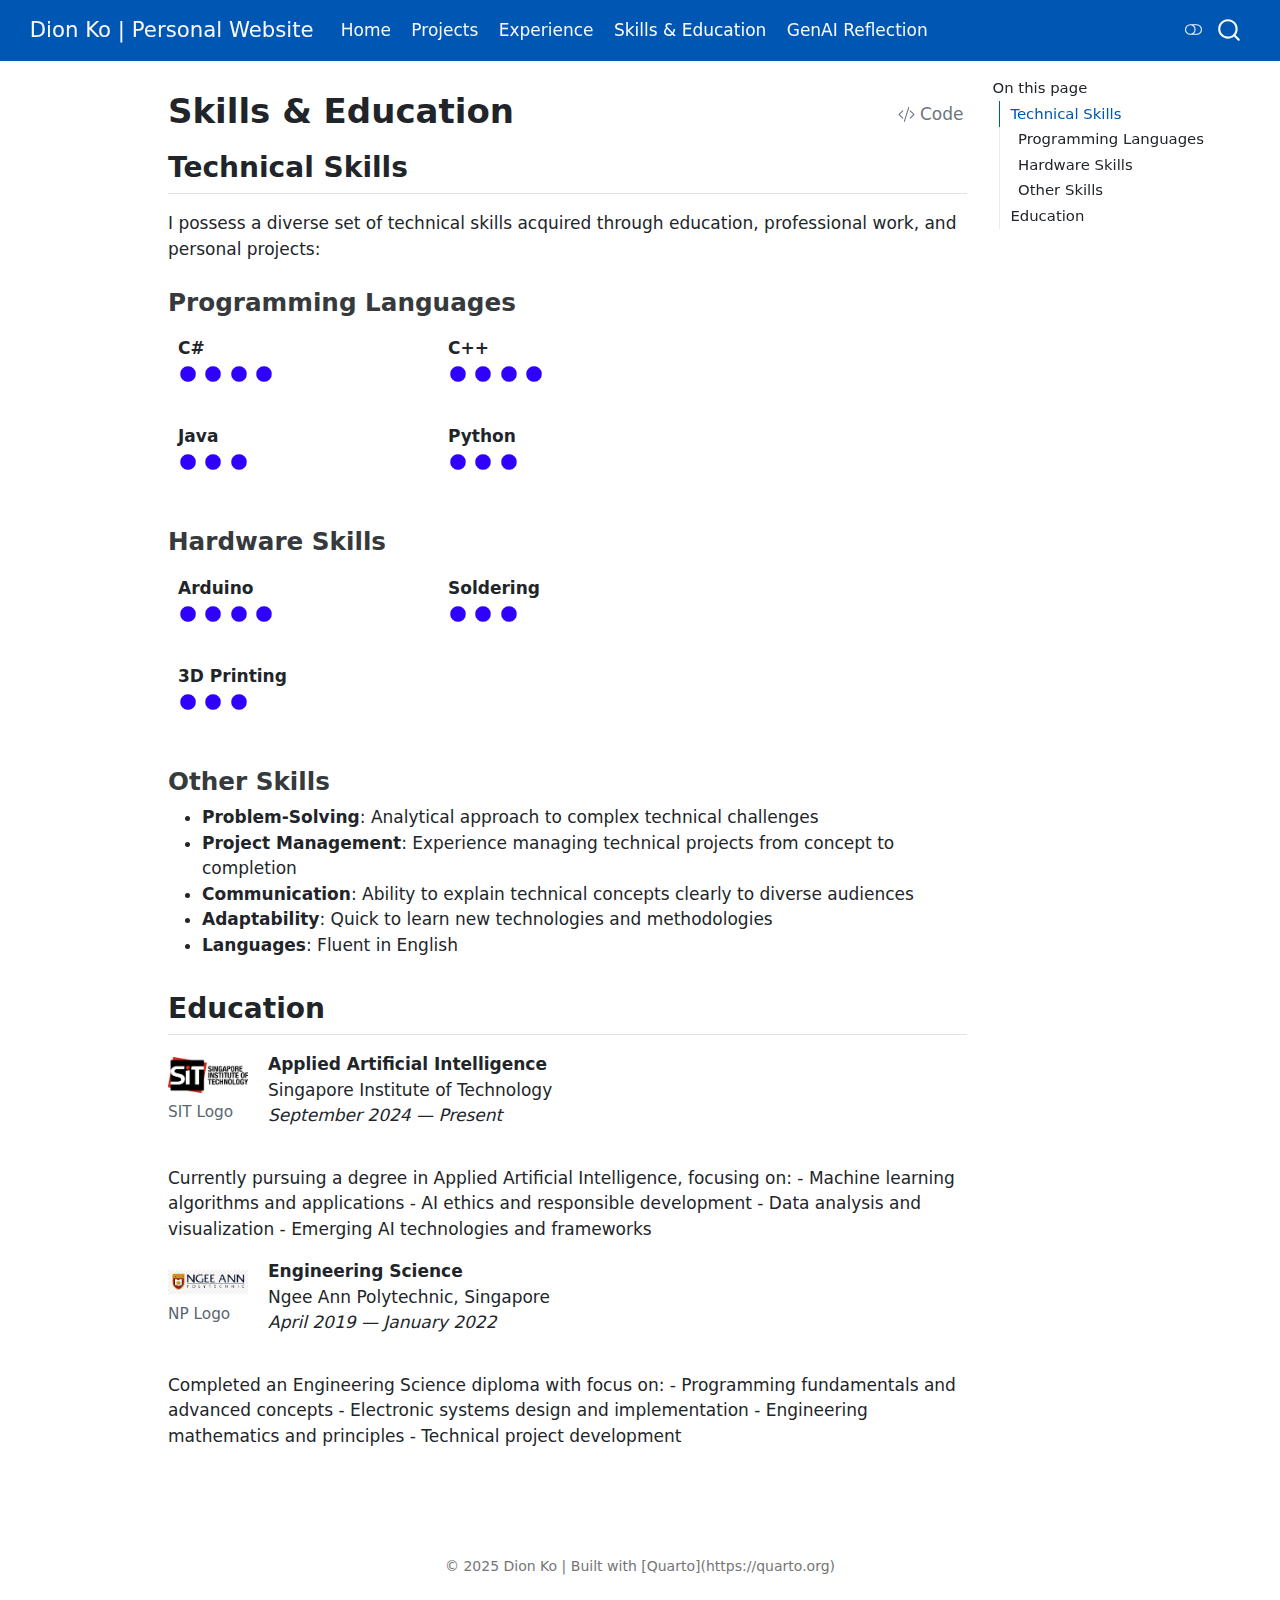
<file: docs/skills.html>
<!DOCTYPE html>
<html xmlns="http://www.w3.org/1999/xhtml" lang="en" xml:lang="en"><head>

<meta charset="utf-8">
<meta name="generator" content="quarto-1.6.42">

<meta name="viewport" content="width=device-width, initial-scale=1.0, user-scalable=yes">


<title>Skills &amp; Education – Dion Ko | Personal Website</title>
<style>
code{white-space: pre-wrap;}
span.smallcaps{font-variant: small-caps;}
div.columns{display: flex; gap: min(4vw, 1.5em);}
div.column{flex: auto; overflow-x: auto;}
div.hanging-indent{margin-left: 1.5em; text-indent: -1.5em;}
ul.task-list{list-style: none;}
ul.task-list li input[type="checkbox"] {
  width: 0.8em;
  margin: 0 0.8em 0.2em -1em; /* quarto-specific, see https://github.com/quarto-dev/quarto-cli/issues/4556 */ 
  vertical-align: middle;
}
/* CSS for syntax highlighting */
pre > code.sourceCode { white-space: pre; position: relative; }
pre > code.sourceCode > span { line-height: 1.25; }
pre > code.sourceCode > span:empty { height: 1.2em; }
.sourceCode { overflow: visible; }
code.sourceCode > span { color: inherit; text-decoration: inherit; }
div.sourceCode { margin: 1em 0; }
pre.sourceCode { margin: 0; }
@media screen {
div.sourceCode { overflow: auto; }
}
@media print {
pre > code.sourceCode { white-space: pre-wrap; }
pre > code.sourceCode > span { display: inline-block; text-indent: -5em; padding-left: 5em; }
}
pre.numberSource code
  { counter-reset: source-line 0; }
pre.numberSource code > span
  { position: relative; left: -4em; counter-increment: source-line; }
pre.numberSource code > span > a:first-child::before
  { content: counter(source-line);
    position: relative; left: -1em; text-align: right; vertical-align: baseline;
    border: none; display: inline-block;
    -webkit-touch-callout: none; -webkit-user-select: none;
    -khtml-user-select: none; -moz-user-select: none;
    -ms-user-select: none; user-select: none;
    padding: 0 4px; width: 4em;
  }
pre.numberSource { margin-left: 3em;  padding-left: 4px; }
div.sourceCode
  {   }
@media screen {
pre > code.sourceCode > span > a:first-child::before { text-decoration: underline; }
}
</style>


<script src="site_libs/quarto-nav/quarto-nav.js"></script>
<script src="site_libs/quarto-nav/headroom.min.js"></script>
<script src="site_libs/clipboard/clipboard.min.js"></script>
<script src="site_libs/quarto-search/autocomplete.umd.js"></script>
<script src="site_libs/quarto-search/fuse.min.js"></script>
<script src="site_libs/quarto-search/quarto-search.js"></script>
<meta name="quarto:offset" content="./">
<script src="site_libs/quarto-html/quarto.js"></script>
<script src="site_libs/quarto-html/popper.min.js"></script>
<script src="site_libs/quarto-html/tippy.umd.min.js"></script>
<script src="site_libs/quarto-html/anchor.min.js"></script>
<link href="site_libs/quarto-html/tippy.css" rel="stylesheet">
<link href="site_libs/quarto-html/quarto-syntax-highlighting-de84f8d6bb715db06a919283c2d1e787.css" rel="stylesheet" class="quarto-color-scheme" id="quarto-text-highlighting-styles">
<link href="site_libs/quarto-html/quarto-syntax-highlighting-dark-9a023c9ade86a60361e96e3e3f11bc54.css" rel="prefetch" class="quarto-color-scheme quarto-color-alternate" id="quarto-text-highlighting-styles">
<script src="site_libs/bootstrap/bootstrap.min.js"></script>
<link href="site_libs/bootstrap/bootstrap-icons.css" rel="stylesheet">
<link href="site_libs/bootstrap/bootstrap-5d818a7c4c4b316b4090ec5ea95a6c95.min.css" rel="stylesheet" append-hash="true" class="quarto-color-scheme" id="quarto-bootstrap" data-mode="light">
<link href="site_libs/bootstrap/bootstrap-dark-a381d2b115b098082601f419c23468d6.min.css" rel="prefetch" append-hash="true" class="quarto-color-scheme quarto-color-alternate" id="quarto-bootstrap" data-mode="dark">
<script id="quarto-search-options" type="application/json">{
  "location": "navbar",
  "copy-button": false,
  "collapse-after": 3,
  "panel-placement": "end",
  "type": "overlay",
  "limit": 50,
  "keyboard-shortcut": [
    "f",
    "/",
    "s"
  ],
  "show-item-context": false,
  "language": {
    "search-no-results-text": "No results",
    "search-matching-documents-text": "matching documents",
    "search-copy-link-title": "Copy link to search",
    "search-hide-matches-text": "Hide additional matches",
    "search-more-match-text": "more match in this document",
    "search-more-matches-text": "more matches in this document",
    "search-clear-button-title": "Clear",
    "search-text-placeholder": "",
    "search-detached-cancel-button-title": "Cancel",
    "search-submit-button-title": "Submit",
    "search-label": "Search"
  }
}</script>


<link rel="stylesheet" href="styles.css">
</head>

<body class="nav-fixed">

<div id="quarto-search-results"></div>
  <header id="quarto-header" class="headroom fixed-top">
    <nav class="navbar navbar-expand-lg " data-bs-theme="dark">
      <div class="navbar-container container-fluid">
      <div class="navbar-brand-container mx-auto">
    <a class="navbar-brand" href="./index.html">
    <span class="navbar-title">Dion Ko | Personal Website</span>
    </a>
  </div>
            <div id="quarto-search" class="" title="Search"></div>
          <button class="navbar-toggler" type="button" data-bs-toggle="collapse" data-bs-target="#navbarCollapse" aria-controls="navbarCollapse" role="menu" aria-expanded="false" aria-label="Toggle navigation" onclick="if (window.quartoToggleHeadroom) { window.quartoToggleHeadroom(); }">
  <span class="navbar-toggler-icon"></span>
</button>
          <div class="collapse navbar-collapse" id="navbarCollapse">
            <ul class="navbar-nav navbar-nav-scroll me-auto">
  <li class="nav-item">
    <a class="nav-link" href="./index.html"> 
<span class="menu-text">Home</span></a>
  </li>  
  <li class="nav-item">
    <a class="nav-link" href="./projects.html"> 
<span class="menu-text">Projects</span></a>
  </li>  
  <li class="nav-item">
    <a class="nav-link" href="./experience.html"> 
<span class="menu-text">Experience</span></a>
  </li>  
  <li class="nav-item">
    <a class="nav-link active" href="./skills.html" aria-current="page"> 
<span class="menu-text">Skills &amp; Education</span></a>
  </li>  
  <li class="nav-item">
    <a class="nav-link" href="./reflection.html"> 
<span class="menu-text">GenAI Reflection</span></a>
  </li>  
</ul>
          </div> <!-- /navcollapse -->
            <div class="quarto-navbar-tools">
  <a href="" class="quarto-color-scheme-toggle quarto-navigation-tool  px-1" onclick="window.quartoToggleColorScheme(); return false;" title="Toggle dark mode"><i class="bi"></i></a>
</div>
      </div> <!-- /container-fluid -->
    </nav>
</header>
<!-- content -->
<div id="quarto-content" class="quarto-container page-columns page-rows-contents page-layout-article page-navbar">
<!-- sidebar -->
<!-- margin-sidebar -->
    <div id="quarto-margin-sidebar" class="sidebar margin-sidebar">
        <nav id="TOC" role="doc-toc" class="toc-active">
    <h2 id="toc-title">On this page</h2>
   
  <ul>
  <li><a href="#technical-skills" id="toc-technical-skills" class="nav-link active" data-scroll-target="#technical-skills">Technical Skills</a>
  <ul class="collapse">
  <li><a href="#programming-languages" id="toc-programming-languages" class="nav-link" data-scroll-target="#programming-languages">Programming Languages</a></li>
  <li><a href="#hardware-skills" id="toc-hardware-skills" class="nav-link" data-scroll-target="#hardware-skills">Hardware Skills</a></li>
  <li><a href="#other-skills" id="toc-other-skills" class="nav-link" data-scroll-target="#other-skills">Other Skills</a></li>
  </ul></li>
  <li><a href="#education" id="toc-education" class="nav-link" data-scroll-target="#education">Education</a></li>
  </ul>
</nav>
    </div>
<!-- main -->
<main class="content" id="quarto-document-content">

<header id="title-block-header" class="quarto-title-block default">
<div class="quarto-title">
<div class="quarto-title-block"><div><h1 class="title">Skills &amp; Education</h1><button type="button" class="btn code-tools-button" id="quarto-code-tools-source"><i class="bi"></i> Code</button></div></div>
</div>



<div class="quarto-title-meta">

    
  
    
  </div>
  


</header>


<section id="technical-skills" class="level2">
<h2 class="anchored" data-anchor-id="technical-skills">Technical Skills</h2>
<p>I possess a diverse set of technical skills acquired through education, professional work, and personal projects:</p>
<section id="programming-languages" class="level3">
<h3 class="anchored" data-anchor-id="programming-languages">Programming Languages</h3>
<div style="display: flex; flex-wrap: wrap;">
<div style="flex: 0 0 250px; margin: 10px;">
<p><strong>C#</strong><br>
<img src="images/skill-level.png" class="img-fluid" width="20" alt="Skill Level"> <img src="images/skill-level.png" class="img-fluid" width="20" alt="Skill Level"> <img src="images/skill-level.png" class="img-fluid" width="20" alt="Skill Level"> <img src="images/skill-level.png" class="img-fluid" width="20" alt="Skill Level"></p>
</div>
<div style="flex: 0 0 250px; margin: 10px;">
<p><strong>C++</strong><br>
<img src="images/skill-level.png" class="img-fluid" width="20" alt="Skill Level"> <img src="images/skill-level.png" class="img-fluid" width="20" alt="Skill Level"> <img src="images/skill-level.png" class="img-fluid" width="20" alt="Skill Level"> <img src="images/skill-level.png" class="img-fluid" width="20" alt="Skill Level"></p>
</div>
<div style="flex: 0 0 250px; margin: 10px;">
<p><strong>Java</strong><br>
<img src="images/skill-level.png" class="img-fluid" width="20" alt="Skill Level"> <img src="images/skill-level.png" class="img-fluid" width="20" alt="Skill Level"> <img src="images/skill-level.png" class="img-fluid" width="20" alt="Skill Level"></p>
</div>
<div style="flex: 0 0 250px; margin: 10px;">
<p><strong>Python</strong><br>
<img src="images/skill-level.png" class="img-fluid" width="20" alt="Skill Level"> <img src="images/skill-level.png" class="img-fluid" width="20" alt="Skill Level"> <img src="images/skill-level.png" class="img-fluid" width="20" alt="Skill Level"></p>
</div>
</div>
</section>
<section id="hardware-skills" class="level3">
<h3 class="anchored" data-anchor-id="hardware-skills">Hardware Skills</h3>
<div style="display: flex; flex-wrap: wrap;">
<div style="flex: 0 0 250px; margin: 10px;">
<p><strong>Arduino</strong><br>
<img src="images/skill-level.png" class="img-fluid" width="20" alt="Skill Level"> <img src="images/skill-level.png" class="img-fluid" width="20" alt="Skill Level"> <img src="images/skill-level.png" class="img-fluid" width="20" alt="Skill Level"> <img src="images/skill-level.png" class="img-fluid" width="20" alt="Skill Level"></p>
</div>
<div style="flex: 0 0 250px; margin: 10px;">
<p><strong>Soldering</strong><br>
<img src="images/skill-level.png" class="img-fluid" width="20" alt="Skill Level"> <img src="images/skill-level.png" class="img-fluid" width="20" alt="Skill Level"> <img src="images/skill-level.png" class="img-fluid" width="20" alt="Skill Level"></p>
</div>
<div style="flex: 0 0 250px; margin: 10px;">
<p><strong>3D Printing</strong><br>
<img src="images/skill-level.png" class="img-fluid" width="20" alt="Skill Level"> <img src="images/skill-level.png" class="img-fluid" width="20" alt="Skill Level"> <img src="images/skill-level.png" class="img-fluid" width="20" alt="Skill Level"></p>
</div>
</div>
</section>
<section id="other-skills" class="level3">
<h3 class="anchored" data-anchor-id="other-skills">Other Skills</h3>
<ul>
<li><strong>Problem-Solving</strong>: Analytical approach to complex technical challenges</li>
<li><strong>Project Management</strong>: Experience managing technical projects from concept to completion</li>
<li><strong>Communication</strong>: Ability to explain technical concepts clearly to diverse audiences</li>
<li><strong>Adaptability</strong>: Quick to learn new technologies and methodologies</li>
<li><strong>Languages</strong>: Fluent in English</li>
</ul>
</section>
</section>
<section id="education" class="level2">
<h2 class="anchored" data-anchor-id="education">Education</h2>
<div style="display: flex; align-items: center; margin-bottom: 20px;">
<div style="flex: 0 0 80px;">
<div class="quarto-figure quarto-figure-center">
<figure class="figure">
<p><img src="images/sit-logo.png" class="img-fluid figure-img" width="80"></p>
<figcaption>SIT Logo</figcaption>
</figure>
</div>
</div>
<div style="flex: 1; padding-left: 20px;">
<p><strong>Applied Artificial Intelligence</strong><br>
Singapore Institute of Technology<br>
<em>September 2024 — Present</em></p>
</div>
</div>
<p>Currently pursuing a degree in Applied Artificial Intelligence, focusing on: - Machine learning algorithms and applications - AI ethics and responsible development - Data analysis and visualization - Emerging AI technologies and frameworks</p>
<div style="display: flex; align-items: center; margin-bottom: 20px;">
<div style="flex: 0 0 80px;">
<div class="quarto-figure quarto-figure-center">
<figure class="figure">
<p><img src="images/np_logo.jpg" class="img-fluid figure-img" width="80"></p>
<figcaption>NP Logo</figcaption>
</figure>
</div>
</div>
<div style="flex: 1; padding-left: 20px;">
<p><strong>Engineering Science</strong><br>
Ngee Ann Polytechnic, Singapore<br>
<em>April 2019 — January 2022</em></p>
</div>
</div>
<p>Completed an Engineering Science diploma with focus on: - Programming fundamentals and advanced concepts - Electronic systems design and implementation - Engineering mathematics and principles - Technical project development</p>


<!-- -->

</section>

</main> <!-- /main -->
<script id="quarto-html-after-body" type="application/javascript">
window.document.addEventListener("DOMContentLoaded", function (event) {
  const toggleBodyColorMode = (bsSheetEl) => {
    const mode = bsSheetEl.getAttribute("data-mode");
    const bodyEl = window.document.querySelector("body");
    if (mode === "dark") {
      bodyEl.classList.add("quarto-dark");
      bodyEl.classList.remove("quarto-light");
    } else {
      bodyEl.classList.add("quarto-light");
      bodyEl.classList.remove("quarto-dark");
    }
  }
  const toggleBodyColorPrimary = () => {
    const bsSheetEl = window.document.querySelector("link#quarto-bootstrap");
    if (bsSheetEl) {
      toggleBodyColorMode(bsSheetEl);
    }
  }
  toggleBodyColorPrimary();  
  const disableStylesheet = (stylesheets) => {
    for (let i=0; i < stylesheets.length; i++) {
      const stylesheet = stylesheets[i];
      stylesheet.rel = 'prefetch';
    }
  }
  const enableStylesheet = (stylesheets) => {
    for (let i=0; i < stylesheets.length; i++) {
      const stylesheet = stylesheets[i];
      stylesheet.rel = 'stylesheet';
    }
  }
  const manageTransitions = (selector, allowTransitions) => {
    const els = window.document.querySelectorAll(selector);
    for (let i=0; i < els.length; i++) {
      const el = els[i];
      if (allowTransitions) {
        el.classList.remove('notransition');
      } else {
        el.classList.add('notransition');
      }
    }
  }
  const toggleGiscusIfUsed = (isAlternate, darkModeDefault) => {
    const baseTheme = document.querySelector('#giscus-base-theme')?.value ?? 'light';
    const alternateTheme = document.querySelector('#giscus-alt-theme')?.value ?? 'dark';
    let newTheme = '';
    if(darkModeDefault) {
      newTheme = isAlternate ? baseTheme : alternateTheme;
    } else {
      newTheme = isAlternate ? alternateTheme : baseTheme;
    }
    const changeGiscusTheme = () => {
      // From: https://github.com/giscus/giscus/issues/336
      const sendMessage = (message) => {
        const iframe = document.querySelector('iframe.giscus-frame');
        if (!iframe) return;
        iframe.contentWindow.postMessage({ giscus: message }, 'https://giscus.app');
      }
      sendMessage({
        setConfig: {
          theme: newTheme
        }
      });
    }
    const isGiscussLoaded = window.document.querySelector('iframe.giscus-frame') !== null;
    if (isGiscussLoaded) {
      changeGiscusTheme();
    }
  }
  const toggleColorMode = (alternate) => {
    // Switch the stylesheets
    const alternateStylesheets = window.document.querySelectorAll('link.quarto-color-scheme.quarto-color-alternate');
    manageTransitions('#quarto-margin-sidebar .nav-link', false);
    if (alternate) {
      enableStylesheet(alternateStylesheets);
      for (const sheetNode of alternateStylesheets) {
        if (sheetNode.id === "quarto-bootstrap") {
          toggleBodyColorMode(sheetNode);
        }
      }
    } else {
      disableStylesheet(alternateStylesheets);
      toggleBodyColorPrimary();
    }
    manageTransitions('#quarto-margin-sidebar .nav-link', true);
    // Switch the toggles
    const toggles = window.document.querySelectorAll('.quarto-color-scheme-toggle');
    for (let i=0; i < toggles.length; i++) {
      const toggle = toggles[i];
      if (toggle) {
        if (alternate) {
          toggle.classList.add("alternate");     
        } else {
          toggle.classList.remove("alternate");
        }
      }
    }
    // Hack to workaround the fact that safari doesn't
    // properly recolor the scrollbar when toggling (#1455)
    if (navigator.userAgent.indexOf('Safari') > 0 && navigator.userAgent.indexOf('Chrome') == -1) {
      manageTransitions("body", false);
      window.scrollTo(0, 1);
      setTimeout(() => {
        window.scrollTo(0, 0);
        manageTransitions("body", true);
      }, 40);  
    }
  }
  const isFileUrl = () => { 
    return window.location.protocol === 'file:';
  }
  const hasAlternateSentinel = () => {  
    let styleSentinel = getColorSchemeSentinel();
    if (styleSentinel !== null) {
      return styleSentinel === "alternate";
    } else {
      return false;
    }
  }
  const setStyleSentinel = (alternate) => {
    const value = alternate ? "alternate" : "default";
    if (!isFileUrl()) {
      window.localStorage.setItem("quarto-color-scheme", value);
    } else {
      localAlternateSentinel = value;
    }
  }
  const getColorSchemeSentinel = () => {
    if (!isFileUrl()) {
      const storageValue = window.localStorage.getItem("quarto-color-scheme");
      return storageValue != null ? storageValue : localAlternateSentinel;
    } else {
      return localAlternateSentinel;
    }
  }
  const darkModeDefault = false;
  let localAlternateSentinel = darkModeDefault ? 'alternate' : 'default';
  // Dark / light mode switch
  window.quartoToggleColorScheme = () => {
    // Read the current dark / light value 
    let toAlternate = !hasAlternateSentinel();
    toggleColorMode(toAlternate);
    setStyleSentinel(toAlternate);
    toggleGiscusIfUsed(toAlternate, darkModeDefault);
  };
  // Ensure there is a toggle, if there isn't float one in the top right
  if (window.document.querySelector('.quarto-color-scheme-toggle') === null) {
    const a = window.document.createElement('a');
    a.classList.add('top-right');
    a.classList.add('quarto-color-scheme-toggle');
    a.href = "";
    a.onclick = function() { try { window.quartoToggleColorScheme(); } catch {} return false; };
    const i = window.document.createElement("i");
    i.classList.add('bi');
    a.appendChild(i);
    window.document.body.appendChild(a);
  }
  // Switch to dark mode if need be
  if (hasAlternateSentinel()) {
    toggleColorMode(true);
  } else {
    toggleColorMode(false);
  }
  const icon = "";
  const anchorJS = new window.AnchorJS();
  anchorJS.options = {
    placement: 'right',
    icon: icon
  };
  anchorJS.add('.anchored');
  const isCodeAnnotation = (el) => {
    for (const clz of el.classList) {
      if (clz.startsWith('code-annotation-')) {                     
        return true;
      }
    }
    return false;
  }
  const onCopySuccess = function(e) {
    // button target
    const button = e.trigger;
    // don't keep focus
    button.blur();
    // flash "checked"
    button.classList.add('code-copy-button-checked');
    var currentTitle = button.getAttribute("title");
    button.setAttribute("title", "Copied!");
    let tooltip;
    if (window.bootstrap) {
      button.setAttribute("data-bs-toggle", "tooltip");
      button.setAttribute("data-bs-placement", "left");
      button.setAttribute("data-bs-title", "Copied!");
      tooltip = new bootstrap.Tooltip(button, 
        { trigger: "manual", 
          customClass: "code-copy-button-tooltip",
          offset: [0, -8]});
      tooltip.show();    
    }
    setTimeout(function() {
      if (tooltip) {
        tooltip.hide();
        button.removeAttribute("data-bs-title");
        button.removeAttribute("data-bs-toggle");
        button.removeAttribute("data-bs-placement");
      }
      button.setAttribute("title", currentTitle);
      button.classList.remove('code-copy-button-checked');
    }, 1000);
    // clear code selection
    e.clearSelection();
  }
  const getTextToCopy = function(trigger) {
      const codeEl = trigger.previousElementSibling.cloneNode(true);
      for (const childEl of codeEl.children) {
        if (isCodeAnnotation(childEl)) {
          childEl.remove();
        }
      }
      return codeEl.innerText;
  }
  const clipboard = new window.ClipboardJS('.code-copy-button:not([data-in-quarto-modal])', {
    text: getTextToCopy
  });
  clipboard.on('success', onCopySuccess);
  if (window.document.getElementById('quarto-embedded-source-code-modal')) {
    const clipboardModal = new window.ClipboardJS('.code-copy-button[data-in-quarto-modal]', {
      text: getTextToCopy,
      container: window.document.getElementById('quarto-embedded-source-code-modal')
    });
    clipboardModal.on('success', onCopySuccess);
  }
  const viewSource = window.document.getElementById('quarto-view-source') ||
                     window.document.getElementById('quarto-code-tools-source');
  if (viewSource) {
    const sourceUrl = viewSource.getAttribute("data-quarto-source-url");
    viewSource.addEventListener("click", function(e) {
      if (sourceUrl) {
        // rstudio viewer pane
        if (/\bcapabilities=\b/.test(window.location)) {
          window.open(sourceUrl);
        } else {
          window.location.href = sourceUrl;
        }
      } else {
        const modal = new bootstrap.Modal(document.getElementById('quarto-embedded-source-code-modal'));
        modal.show();
      }
      return false;
    });
  }
  function toggleCodeHandler(show) {
    return function(e) {
      const detailsSrc = window.document.querySelectorAll(".cell > details > .sourceCode");
      for (let i=0; i<detailsSrc.length; i++) {
        const details = detailsSrc[i].parentElement;
        if (show) {
          details.open = true;
        } else {
          details.removeAttribute("open");
        }
      }
      const cellCodeDivs = window.document.querySelectorAll(".cell > .sourceCode");
      const fromCls = show ? "hidden" : "unhidden";
      const toCls = show ? "unhidden" : "hidden";
      for (let i=0; i<cellCodeDivs.length; i++) {
        const codeDiv = cellCodeDivs[i];
        if (codeDiv.classList.contains(fromCls)) {
          codeDiv.classList.remove(fromCls);
          codeDiv.classList.add(toCls);
        } 
      }
      return false;
    }
  }
  const hideAllCode = window.document.getElementById("quarto-hide-all-code");
  if (hideAllCode) {
    hideAllCode.addEventListener("click", toggleCodeHandler(false));
  }
  const showAllCode = window.document.getElementById("quarto-show-all-code");
  if (showAllCode) {
    showAllCode.addEventListener("click", toggleCodeHandler(true));
  }
    var localhostRegex = new RegExp(/^(?:http|https):\/\/localhost\:?[0-9]*\//);
    var mailtoRegex = new RegExp(/^mailto:/);
      var filterRegex = new RegExp('/' + window.location.host + '/');
    var isInternal = (href) => {
        return filterRegex.test(href) || localhostRegex.test(href) || mailtoRegex.test(href);
    }
    // Inspect non-navigation links and adorn them if external
 	var links = window.document.querySelectorAll('a[href]:not(.nav-link):not(.navbar-brand):not(.toc-action):not(.sidebar-link):not(.sidebar-item-toggle):not(.pagination-link):not(.no-external):not([aria-hidden]):not(.dropdown-item):not(.quarto-navigation-tool):not(.about-link)');
    for (var i=0; i<links.length; i++) {
      const link = links[i];
      if (!isInternal(link.href)) {
        // undo the damage that might have been done by quarto-nav.js in the case of
        // links that we want to consider external
        if (link.dataset.originalHref !== undefined) {
          link.href = link.dataset.originalHref;
        }
      }
    }
  function tippyHover(el, contentFn, onTriggerFn, onUntriggerFn) {
    const config = {
      allowHTML: true,
      maxWidth: 500,
      delay: 100,
      arrow: false,
      appendTo: function(el) {
          return el.parentElement;
      },
      interactive: true,
      interactiveBorder: 10,
      theme: 'quarto',
      placement: 'bottom-start',
    };
    if (contentFn) {
      config.content = contentFn;
    }
    if (onTriggerFn) {
      config.onTrigger = onTriggerFn;
    }
    if (onUntriggerFn) {
      config.onUntrigger = onUntriggerFn;
    }
    window.tippy(el, config); 
  }
  const noterefs = window.document.querySelectorAll('a[role="doc-noteref"]');
  for (var i=0; i<noterefs.length; i++) {
    const ref = noterefs[i];
    tippyHover(ref, function() {
      // use id or data attribute instead here
      let href = ref.getAttribute('data-footnote-href') || ref.getAttribute('href');
      try { href = new URL(href).hash; } catch {}
      const id = href.replace(/^#\/?/, "");
      const note = window.document.getElementById(id);
      if (note) {
        return note.innerHTML;
      } else {
        return "";
      }
    });
  }
  const xrefs = window.document.querySelectorAll('a.quarto-xref');
  const processXRef = (id, note) => {
    // Strip column container classes
    const stripColumnClz = (el) => {
      el.classList.remove("page-full", "page-columns");
      if (el.children) {
        for (const child of el.children) {
          stripColumnClz(child);
        }
      }
    }
    stripColumnClz(note)
    if (id === null || id.startsWith('sec-')) {
      // Special case sections, only their first couple elements
      const container = document.createElement("div");
      if (note.children && note.children.length > 2) {
        container.appendChild(note.children[0].cloneNode(true));
        for (let i = 1; i < note.children.length; i++) {
          const child = note.children[i];
          if (child.tagName === "P" && child.innerText === "") {
            continue;
          } else {
            container.appendChild(child.cloneNode(true));
            break;
          }
        }
        if (window.Quarto?.typesetMath) {
          window.Quarto.typesetMath(container);
        }
        return container.innerHTML
      } else {
        if (window.Quarto?.typesetMath) {
          window.Quarto.typesetMath(note);
        }
        return note.innerHTML;
      }
    } else {
      // Remove any anchor links if they are present
      const anchorLink = note.querySelector('a.anchorjs-link');
      if (anchorLink) {
        anchorLink.remove();
      }
      if (window.Quarto?.typesetMath) {
        window.Quarto.typesetMath(note);
      }
      if (note.classList.contains("callout")) {
        return note.outerHTML;
      } else {
        return note.innerHTML;
      }
    }
  }
  for (var i=0; i<xrefs.length; i++) {
    const xref = xrefs[i];
    tippyHover(xref, undefined, function(instance) {
      instance.disable();
      let url = xref.getAttribute('href');
      let hash = undefined; 
      if (url.startsWith('#')) {
        hash = url;
      } else {
        try { hash = new URL(url).hash; } catch {}
      }
      if (hash) {
        const id = hash.replace(/^#\/?/, "");
        const note = window.document.getElementById(id);
        if (note !== null) {
          try {
            const html = processXRef(id, note.cloneNode(true));
            instance.setContent(html);
          } finally {
            instance.enable();
            instance.show();
          }
        } else {
          // See if we can fetch this
          fetch(url.split('#')[0])
          .then(res => res.text())
          .then(html => {
            const parser = new DOMParser();
            const htmlDoc = parser.parseFromString(html, "text/html");
            const note = htmlDoc.getElementById(id);
            if (note !== null) {
              const html = processXRef(id, note);
              instance.setContent(html);
            } 
          }).finally(() => {
            instance.enable();
            instance.show();
          });
        }
      } else {
        // See if we can fetch a full url (with no hash to target)
        // This is a special case and we should probably do some content thinning / targeting
        fetch(url)
        .then(res => res.text())
        .then(html => {
          const parser = new DOMParser();
          const htmlDoc = parser.parseFromString(html, "text/html");
          const note = htmlDoc.querySelector('main.content');
          if (note !== null) {
            // This should only happen for chapter cross references
            // (since there is no id in the URL)
            // remove the first header
            if (note.children.length > 0 && note.children[0].tagName === "HEADER") {
              note.children[0].remove();
            }
            const html = processXRef(null, note);
            instance.setContent(html);
          } 
        }).finally(() => {
          instance.enable();
          instance.show();
        });
      }
    }, function(instance) {
    });
  }
      let selectedAnnoteEl;
      const selectorForAnnotation = ( cell, annotation) => {
        let cellAttr = 'data-code-cell="' + cell + '"';
        let lineAttr = 'data-code-annotation="' +  annotation + '"';
        const selector = 'span[' + cellAttr + '][' + lineAttr + ']';
        return selector;
      }
      const selectCodeLines = (annoteEl) => {
        const doc = window.document;
        const targetCell = annoteEl.getAttribute("data-target-cell");
        const targetAnnotation = annoteEl.getAttribute("data-target-annotation");
        const annoteSpan = window.document.querySelector(selectorForAnnotation(targetCell, targetAnnotation));
        const lines = annoteSpan.getAttribute("data-code-lines").split(",");
        const lineIds = lines.map((line) => {
          return targetCell + "-" + line;
        })
        let top = null;
        let height = null;
        let parent = null;
        if (lineIds.length > 0) {
            //compute the position of the single el (top and bottom and make a div)
            const el = window.document.getElementById(lineIds[0]);
            top = el.offsetTop;
            height = el.offsetHeight;
            parent = el.parentElement.parentElement;
          if (lineIds.length > 1) {
            const lastEl = window.document.getElementById(lineIds[lineIds.length - 1]);
            const bottom = lastEl.offsetTop + lastEl.offsetHeight;
            height = bottom - top;
          }
          if (top !== null && height !== null && parent !== null) {
            // cook up a div (if necessary) and position it 
            let div = window.document.getElementById("code-annotation-line-highlight");
            if (div === null) {
              div = window.document.createElement("div");
              div.setAttribute("id", "code-annotation-line-highlight");
              div.style.position = 'absolute';
              parent.appendChild(div);
            }
            div.style.top = top - 2 + "px";
            div.style.height = height + 4 + "px";
            div.style.left = 0;
            let gutterDiv = window.document.getElementById("code-annotation-line-highlight-gutter");
            if (gutterDiv === null) {
              gutterDiv = window.document.createElement("div");
              gutterDiv.setAttribute("id", "code-annotation-line-highlight-gutter");
              gutterDiv.style.position = 'absolute';
              const codeCell = window.document.getElementById(targetCell);
              const gutter = codeCell.querySelector('.code-annotation-gutter');
              gutter.appendChild(gutterDiv);
            }
            gutterDiv.style.top = top - 2 + "px";
            gutterDiv.style.height = height + 4 + "px";
          }
          selectedAnnoteEl = annoteEl;
        }
      };
      const unselectCodeLines = () => {
        const elementsIds = ["code-annotation-line-highlight", "code-annotation-line-highlight-gutter"];
        elementsIds.forEach((elId) => {
          const div = window.document.getElementById(elId);
          if (div) {
            div.remove();
          }
        });
        selectedAnnoteEl = undefined;
      };
        // Handle positioning of the toggle
    window.addEventListener(
      "resize",
      throttle(() => {
        elRect = undefined;
        if (selectedAnnoteEl) {
          selectCodeLines(selectedAnnoteEl);
        }
      }, 10)
    );
    function throttle(fn, ms) {
    let throttle = false;
    let timer;
      return (...args) => {
        if(!throttle) { // first call gets through
            fn.apply(this, args);
            throttle = true;
        } else { // all the others get throttled
            if(timer) clearTimeout(timer); // cancel #2
            timer = setTimeout(() => {
              fn.apply(this, args);
              timer = throttle = false;
            }, ms);
        }
      };
    }
      // Attach click handler to the DT
      const annoteDls = window.document.querySelectorAll('dt[data-target-cell]');
      for (const annoteDlNode of annoteDls) {
        annoteDlNode.addEventListener('click', (event) => {
          const clickedEl = event.target;
          if (clickedEl !== selectedAnnoteEl) {
            unselectCodeLines();
            const activeEl = window.document.querySelector('dt[data-target-cell].code-annotation-active');
            if (activeEl) {
              activeEl.classList.remove('code-annotation-active');
            }
            selectCodeLines(clickedEl);
            clickedEl.classList.add('code-annotation-active');
          } else {
            // Unselect the line
            unselectCodeLines();
            clickedEl.classList.remove('code-annotation-active');
          }
        });
      }
  const findCites = (el) => {
    const parentEl = el.parentElement;
    if (parentEl) {
      const cites = parentEl.dataset.cites;
      if (cites) {
        return {
          el,
          cites: cites.split(' ')
        };
      } else {
        return findCites(el.parentElement)
      }
    } else {
      return undefined;
    }
  };
  var bibliorefs = window.document.querySelectorAll('a[role="doc-biblioref"]');
  for (var i=0; i<bibliorefs.length; i++) {
    const ref = bibliorefs[i];
    const citeInfo = findCites(ref);
    if (citeInfo) {
      tippyHover(citeInfo.el, function() {
        var popup = window.document.createElement('div');
        citeInfo.cites.forEach(function(cite) {
          var citeDiv = window.document.createElement('div');
          citeDiv.classList.add('hanging-indent');
          citeDiv.classList.add('csl-entry');
          var biblioDiv = window.document.getElementById('ref-' + cite);
          if (biblioDiv) {
            citeDiv.innerHTML = biblioDiv.innerHTML;
          }
          popup.appendChild(citeDiv);
        });
        return popup.innerHTML;
      });
    }
  }
});
</script><div class="modal fade" id="quarto-embedded-source-code-modal" tabindex="-1" aria-labelledby="quarto-embedded-source-code-modal-label" aria-hidden="true"><div class="modal-dialog modal-dialog-scrollable"><div class="modal-content"><div class="modal-header"><h5 class="modal-title" id="quarto-embedded-source-code-modal-label">Source Code</h5><button class="btn-close" data-bs-dismiss="modal"></button></div><div class="modal-body"><div class="">
<div class="sourceCode" id="cb1" data-shortcodes="false"><pre class="sourceCode markdown code-with-copy"><code class="sourceCode markdown"><span id="cb1-1"><a href="#cb1-1" aria-hidden="true" tabindex="-1"></a><span class="co">---</span></span>
<span id="cb1-2"><a href="#cb1-2" aria-hidden="true" tabindex="-1"></a><span class="an">title:</span><span class="co"> "Skills &amp; Education"</span></span>
<span id="cb1-3"><a href="#cb1-3" aria-hidden="true" tabindex="-1"></a><span class="co">---</span></span>
<span id="cb1-4"><a href="#cb1-4" aria-hidden="true" tabindex="-1"></a></span>
<span id="cb1-5"><a href="#cb1-5" aria-hidden="true" tabindex="-1"></a><span class="fu">## Technical Skills</span></span>
<span id="cb1-6"><a href="#cb1-6" aria-hidden="true" tabindex="-1"></a></span>
<span id="cb1-7"><a href="#cb1-7" aria-hidden="true" tabindex="-1"></a>I possess a diverse set of technical skills acquired through education, professional work, and personal projects:</span>
<span id="cb1-8"><a href="#cb1-8" aria-hidden="true" tabindex="-1"></a></span>
<span id="cb1-9"><a href="#cb1-9" aria-hidden="true" tabindex="-1"></a><span class="fu">### Programming Languages</span></span>
<span id="cb1-10"><a href="#cb1-10" aria-hidden="true" tabindex="-1"></a></span>
<span id="cb1-11"><a href="#cb1-11" aria-hidden="true" tabindex="-1"></a>:::: {style="display: flex; flex-wrap: wrap;"}</span>
<span id="cb1-12"><a href="#cb1-12" aria-hidden="true" tabindex="-1"></a>::: {style="flex: 0 0 250px; margin: 10px;"}</span>
<span id="cb1-13"><a href="#cb1-13" aria-hidden="true" tabindex="-1"></a>**C#**  </span>
<span id="cb1-14"><a href="#cb1-14" aria-hidden="true" tabindex="-1"></a><span class="al">![Skill Level](images/skill-level.png)</span>{width=20} <span class="al">![Skill Level](images/skill-level.png)</span>{width=20} <span class="al">![Skill Level](images/skill-level.png)</span>{width=20} <span class="al">![Skill Level](images/skill-level.png)</span>{width=20}</span>
<span id="cb1-15"><a href="#cb1-15" aria-hidden="true" tabindex="-1"></a>:::</span>
<span id="cb1-16"><a href="#cb1-16" aria-hidden="true" tabindex="-1"></a></span>
<span id="cb1-17"><a href="#cb1-17" aria-hidden="true" tabindex="-1"></a>::: {style="flex: 0 0 250px; margin: 10px;"}</span>
<span id="cb1-18"><a href="#cb1-18" aria-hidden="true" tabindex="-1"></a>**C++**  </span>
<span id="cb1-19"><a href="#cb1-19" aria-hidden="true" tabindex="-1"></a><span class="al">![Skill Level](images/skill-level.png)</span>{width=20} <span class="al">![Skill Level](images/skill-level.png)</span>{width=20} <span class="al">![Skill Level](images/skill-level.png)</span>{width=20} <span class="al">![Skill Level](images/skill-level.png)</span>{width=20}</span>
<span id="cb1-20"><a href="#cb1-20" aria-hidden="true" tabindex="-1"></a>:::</span>
<span id="cb1-21"><a href="#cb1-21" aria-hidden="true" tabindex="-1"></a></span>
<span id="cb1-22"><a href="#cb1-22" aria-hidden="true" tabindex="-1"></a>::: {style="flex: 0 0 250px; margin: 10px;"}</span>
<span id="cb1-23"><a href="#cb1-23" aria-hidden="true" tabindex="-1"></a>**Java**  </span>
<span id="cb1-24"><a href="#cb1-24" aria-hidden="true" tabindex="-1"></a><span class="al">![Skill Level](images/skill-level.png)</span>{width=20} <span class="al">![Skill Level](images/skill-level.png)</span>{width=20} <span class="al">![Skill Level](images/skill-level.png)</span>{width=20}</span>
<span id="cb1-25"><a href="#cb1-25" aria-hidden="true" tabindex="-1"></a>:::</span>
<span id="cb1-26"><a href="#cb1-26" aria-hidden="true" tabindex="-1"></a></span>
<span id="cb1-27"><a href="#cb1-27" aria-hidden="true" tabindex="-1"></a>::: {style="flex: 0 0 250px; margin: 10px;"}</span>
<span id="cb1-28"><a href="#cb1-28" aria-hidden="true" tabindex="-1"></a>**Python**  </span>
<span id="cb1-29"><a href="#cb1-29" aria-hidden="true" tabindex="-1"></a><span class="al">![Skill Level](images/skill-level.png)</span>{width=20} <span class="al">![Skill Level](images/skill-level.png)</span>{width=20} <span class="al">![Skill Level](images/skill-level.png)</span>{width=20}</span>
<span id="cb1-30"><a href="#cb1-30" aria-hidden="true" tabindex="-1"></a>:::</span>
<span id="cb1-31"><a href="#cb1-31" aria-hidden="true" tabindex="-1"></a>::::</span>
<span id="cb1-32"><a href="#cb1-32" aria-hidden="true" tabindex="-1"></a></span>
<span id="cb1-33"><a href="#cb1-33" aria-hidden="true" tabindex="-1"></a><span class="fu">### Hardware Skills</span></span>
<span id="cb1-34"><a href="#cb1-34" aria-hidden="true" tabindex="-1"></a></span>
<span id="cb1-35"><a href="#cb1-35" aria-hidden="true" tabindex="-1"></a>:::: {style="display: flex; flex-wrap: wrap;"}</span>
<span id="cb1-36"><a href="#cb1-36" aria-hidden="true" tabindex="-1"></a>::: {style="flex: 0 0 250px; margin: 10px;"}</span>
<span id="cb1-37"><a href="#cb1-37" aria-hidden="true" tabindex="-1"></a>**Arduino**  </span>
<span id="cb1-38"><a href="#cb1-38" aria-hidden="true" tabindex="-1"></a><span class="al">![Skill Level](images/skill-level.png)</span>{width=20} <span class="al">![Skill Level](images/skill-level.png)</span>{width=20} <span class="al">![Skill Level](images/skill-level.png)</span>{width=20} <span class="al">![Skill Level](images/skill-level.png)</span>{width=20}</span>
<span id="cb1-39"><a href="#cb1-39" aria-hidden="true" tabindex="-1"></a>:::</span>
<span id="cb1-40"><a href="#cb1-40" aria-hidden="true" tabindex="-1"></a></span>
<span id="cb1-41"><a href="#cb1-41" aria-hidden="true" tabindex="-1"></a>::: {style="flex: 0 0 250px; margin: 10px;"}</span>
<span id="cb1-42"><a href="#cb1-42" aria-hidden="true" tabindex="-1"></a>**Soldering**  </span>
<span id="cb1-43"><a href="#cb1-43" aria-hidden="true" tabindex="-1"></a><span class="al">![Skill Level](images/skill-level.png)</span>{width=20} <span class="al">![Skill Level](images/skill-level.png)</span>{width=20} <span class="al">![Skill Level](images/skill-level.png)</span>{width=20}</span>
<span id="cb1-44"><a href="#cb1-44" aria-hidden="true" tabindex="-1"></a>:::</span>
<span id="cb1-45"><a href="#cb1-45" aria-hidden="true" tabindex="-1"></a></span>
<span id="cb1-46"><a href="#cb1-46" aria-hidden="true" tabindex="-1"></a>::: {style="flex: 0 0 250px; margin: 10px;"}</span>
<span id="cb1-47"><a href="#cb1-47" aria-hidden="true" tabindex="-1"></a>**3D Printing**  </span>
<span id="cb1-48"><a href="#cb1-48" aria-hidden="true" tabindex="-1"></a><span class="al">![Skill Level](images/skill-level.png)</span>{width=20} <span class="al">![Skill Level](images/skill-level.png)</span>{width=20} <span class="al">![Skill Level](images/skill-level.png)</span>{width=20}</span>
<span id="cb1-49"><a href="#cb1-49" aria-hidden="true" tabindex="-1"></a>:::</span>
<span id="cb1-50"><a href="#cb1-50" aria-hidden="true" tabindex="-1"></a>::::</span>
<span id="cb1-51"><a href="#cb1-51" aria-hidden="true" tabindex="-1"></a></span>
<span id="cb1-52"><a href="#cb1-52" aria-hidden="true" tabindex="-1"></a><span class="fu">### Other Skills</span></span>
<span id="cb1-53"><a href="#cb1-53" aria-hidden="true" tabindex="-1"></a></span>
<span id="cb1-54"><a href="#cb1-54" aria-hidden="true" tabindex="-1"></a><span class="ss">- </span>**Problem-Solving**: Analytical approach to complex technical challenges</span>
<span id="cb1-55"><a href="#cb1-55" aria-hidden="true" tabindex="-1"></a><span class="ss">- </span>**Project Management**: Experience managing technical projects from concept to completion</span>
<span id="cb1-56"><a href="#cb1-56" aria-hidden="true" tabindex="-1"></a><span class="ss">- </span>**Communication**: Ability to explain technical concepts clearly to diverse audiences</span>
<span id="cb1-57"><a href="#cb1-57" aria-hidden="true" tabindex="-1"></a><span class="ss">- </span>**Adaptability**: Quick to learn new technologies and methodologies</span>
<span id="cb1-58"><a href="#cb1-58" aria-hidden="true" tabindex="-1"></a><span class="ss">- </span>**Languages**: Fluent in English</span>
<span id="cb1-59"><a href="#cb1-59" aria-hidden="true" tabindex="-1"></a></span>
<span id="cb1-60"><a href="#cb1-60" aria-hidden="true" tabindex="-1"></a><span class="fu">## Education</span></span>
<span id="cb1-61"><a href="#cb1-61" aria-hidden="true" tabindex="-1"></a></span>
<span id="cb1-62"><a href="#cb1-62" aria-hidden="true" tabindex="-1"></a>:::: {style="display: flex; align-items: center; margin-bottom: 20px;"}</span>
<span id="cb1-63"><a href="#cb1-63" aria-hidden="true" tabindex="-1"></a>::: {style="flex: 0 0 80px;"}</span>
<span id="cb1-64"><a href="#cb1-64" aria-hidden="true" tabindex="-1"></a><span class="al">![SIT Logo](images/sit-logo.png)</span>{width=80}</span>
<span id="cb1-65"><a href="#cb1-65" aria-hidden="true" tabindex="-1"></a>:::</span>
<span id="cb1-66"><a href="#cb1-66" aria-hidden="true" tabindex="-1"></a>::: {style="flex: 1; padding-left: 20px;"}</span>
<span id="cb1-67"><a href="#cb1-67" aria-hidden="true" tabindex="-1"></a>**Applied Artificial Intelligence**  </span>
<span id="cb1-68"><a href="#cb1-68" aria-hidden="true" tabindex="-1"></a>Singapore Institute of Technology  </span>
<span id="cb1-69"><a href="#cb1-69" aria-hidden="true" tabindex="-1"></a>*September 2024 — Present*</span>
<span id="cb1-70"><a href="#cb1-70" aria-hidden="true" tabindex="-1"></a>:::</span>
<span id="cb1-71"><a href="#cb1-71" aria-hidden="true" tabindex="-1"></a>::::</span>
<span id="cb1-72"><a href="#cb1-72" aria-hidden="true" tabindex="-1"></a></span>
<span id="cb1-73"><a href="#cb1-73" aria-hidden="true" tabindex="-1"></a>Currently pursuing a degree in Applied Artificial Intelligence, focusing on:</span>
<span id="cb1-74"><a href="#cb1-74" aria-hidden="true" tabindex="-1"></a><span class="ss">- </span>Machine learning algorithms and applications</span>
<span id="cb1-75"><a href="#cb1-75" aria-hidden="true" tabindex="-1"></a><span class="ss">- </span>AI ethics and responsible development</span>
<span id="cb1-76"><a href="#cb1-76" aria-hidden="true" tabindex="-1"></a><span class="ss">- </span>Data analysis and visualization</span>
<span id="cb1-77"><a href="#cb1-77" aria-hidden="true" tabindex="-1"></a><span class="ss">- </span>Emerging AI technologies and frameworks</span>
<span id="cb1-78"><a href="#cb1-78" aria-hidden="true" tabindex="-1"></a></span>
<span id="cb1-79"><a href="#cb1-79" aria-hidden="true" tabindex="-1"></a>:::: {style="display: flex; align-items: center; margin-bottom: 20px;"}</span>
<span id="cb1-80"><a href="#cb1-80" aria-hidden="true" tabindex="-1"></a>::: {style="flex: 0 0 80px;"}</span>
<span id="cb1-81"><a href="#cb1-81" aria-hidden="true" tabindex="-1"></a><span class="al">![NP Logo](images/np_logo.jpg)</span>{width=80}</span>
<span id="cb1-82"><a href="#cb1-82" aria-hidden="true" tabindex="-1"></a>:::</span>
<span id="cb1-83"><a href="#cb1-83" aria-hidden="true" tabindex="-1"></a>::: {style="flex: 1; padding-left: 20px;"}</span>
<span id="cb1-84"><a href="#cb1-84" aria-hidden="true" tabindex="-1"></a>**Engineering Science**  </span>
<span id="cb1-85"><a href="#cb1-85" aria-hidden="true" tabindex="-1"></a>Ngee Ann Polytechnic, Singapore  </span>
<span id="cb1-86"><a href="#cb1-86" aria-hidden="true" tabindex="-1"></a>*April 2019 — January 2022*</span>
<span id="cb1-87"><a href="#cb1-87" aria-hidden="true" tabindex="-1"></a>:::</span>
<span id="cb1-88"><a href="#cb1-88" aria-hidden="true" tabindex="-1"></a>::::</span>
<span id="cb1-89"><a href="#cb1-89" aria-hidden="true" tabindex="-1"></a></span>
<span id="cb1-90"><a href="#cb1-90" aria-hidden="true" tabindex="-1"></a>Completed an Engineering Science diploma with focus on:</span>
<span id="cb1-91"><a href="#cb1-91" aria-hidden="true" tabindex="-1"></a><span class="ss">- </span>Programming fundamentals and advanced concepts</span>
<span id="cb1-92"><a href="#cb1-92" aria-hidden="true" tabindex="-1"></a><span class="ss">- </span>Electronic systems design and implementation</span>
<span id="cb1-93"><a href="#cb1-93" aria-hidden="true" tabindex="-1"></a><span class="ss">- </span>Engineering mathematics and principles</span>
<span id="cb1-94"><a href="#cb1-94" aria-hidden="true" tabindex="-1"></a><span class="ss">- </span>Technical project development</span>
<span id="cb1-95"><a href="#cb1-95" aria-hidden="true" tabindex="-1"></a></span>
<span id="cb1-98"><a href="#cb1-98" aria-hidden="true" tabindex="-1"></a><span class="in">```{r}</span></span>
<span id="cb1-99"><a href="#cb1-99" aria-hidden="true" tabindex="-1"></a><span class="co">#| echo: false</span></span>
<span id="cb1-100"><a href="#cb1-100" aria-hidden="true" tabindex="-1"></a><span class="co">#| include: false</span></span>
<span id="cb1-101"><a href="#cb1-101" aria-hidden="true" tabindex="-1"></a><span class="co"># This code chunk is hidden and not executed</span></span>
<span id="cb1-102"><a href="#cb1-102" aria-hidden="true" tabindex="-1"></a><span class="in">```</span></span>
</code><button title="Copy to Clipboard" class="code-copy-button" data-in-quarto-modal=""><i class="bi"></i></button></pre></div>
</div></div></div></div></div>
</div> <!-- /content -->
<footer class="footer">
  <div class="nav-footer">
    <div class="nav-footer-left">
      &nbsp;
    </div>   
    <div class="nav-footer-center">
      <ul class="footer-items list-unstyled">
    <li class="nav-item">
 © 2025 Dion Ko | Built with [Quarto](https://quarto.org)
  </li>  
</ul>
    </div>
    <div class="nav-footer-right">
      &nbsp;
    </div>
  </div>
</footer>




</body></html>
</file>
<file: docs/site_libs/quarto-html/tippy.css>
.tippy-box[data-animation=fade][data-state=hidden]{opacity:0}[data-tippy-root]{max-width:calc(100vw - 10px)}.tippy-box{position:relative;background-color:#333;color:#fff;border-radius:4px;font-size:14px;line-height:1.4;white-space:normal;outline:0;transition-property:transform,visibility,opacity}.tippy-box[data-placement^=top]>.tippy-arrow{bottom:0}.tippy-box[data-placement^=top]>.tippy-arrow:before{bottom:-7px;left:0;border-width:8px 8px 0;border-top-color:initial;transform-origin:center top}.tippy-box[data-placement^=bottom]>.tippy-arrow{top:0}.tippy-box[data-placement^=bottom]>.tippy-arrow:before{top:-7px;left:0;border-width:0 8px 8px;border-bottom-color:initial;transform-origin:center bottom}.tippy-box[data-placement^=left]>.tippy-arrow{right:0}.tippy-box[data-placement^=left]>.tippy-arrow:before{border-width:8px 0 8px 8px;border-left-color:initial;right:-7px;transform-origin:center left}.tippy-box[data-placement^=right]>.tippy-arrow{left:0}.tippy-box[data-placement^=right]>.tippy-arrow:before{left:-7px;border-width:8px 8px 8px 0;border-right-color:initial;transform-origin:center right}.tippy-box[data-inertia][data-state=visible]{transition-timing-function:cubic-bezier(.54,1.5,.38,1.11)}.tippy-arrow{width:16px;height:16px;color:#333}.tippy-arrow:before{content:"";position:absolute;border-color:transparent;border-style:solid}.tippy-content{position:relative;padding:5px 9px;z-index:1}
</file>
<file: docs/site_libs/quarto-html/quarto-syntax-highlighting-de84f8d6bb715db06a919283c2d1e787.css>
/* quarto syntax highlight colors */
:root {
  --quarto-hl-al-color: #ff5555;
  --quarto-hl-an-color: #6a737d;
  --quarto-hl-at-color: #d73a49;
  --quarto-hl-bn-color: #005cc5;
  --quarto-hl-bu-color: #d73a49;
  --quarto-hl-ch-color: #032f62;
  --quarto-hl-co-color: #6a737d;
  --quarto-hl-cv-color: #6a737d;
  --quarto-hl-cn-color: #005cc5;
  --quarto-hl-cf-color: #d73a49;
  --quarto-hl-dt-color: #d73a49;
  --quarto-hl-dv-color: #005cc5;
  --quarto-hl-do-color: #6a737d;
  --quarto-hl-er-color: #ff5555;
  --quarto-hl-ex-color: #d73a49;
  --quarto-hl-fl-color: #005cc5;
  --quarto-hl-fu-color: #6f42c1;
  --quarto-hl-im-color: #032f62;
  --quarto-hl-in-color: #6a737d;
  --quarto-hl-kw-color: #d73a49;
  --quarto-hl-op-color: #24292e;
  --quarto-hl-pp-color: #d73a49;
  --quarto-hl-re-color: #6a737d;
  --quarto-hl-sc-color: #005cc5;
  --quarto-hl-ss-color: #032f62;
  --quarto-hl-st-color: #032f62;
  --quarto-hl-va-color: #e36209;
  --quarto-hl-vs-color: #032f62;
  --quarto-hl-wa-color: #ff5555;
}

/* other quarto variables */
:root {
  --quarto-font-monospace: SFMono-Regular, Menlo, Monaco, Consolas, "Liberation Mono", "Courier New", monospace;
}

code span.al {
  font-weight: bold;
  color: #ff5555;
}

code span.an {
  color: #6a737d;
}

code span.at {
  color: #d73a49;
}

code span.bn {
  color: #005cc5;
}

code span.bu {
  color: #d73a49;
}

code span.ch {
  color: #032f62;
}

code span.co {
  color: #6a737d;
}

code span.cv {
  color: #6a737d;
}

code span.cn {
  color: #005cc5;
}

code span.cf {
  color: #d73a49;
}

code span.dt {
  color: #d73a49;
}

code span.dv {
  color: #005cc5;
}

code span.do {
  color: #6a737d;
}

code span.er {
  color: #ff5555;
  text-decoration: underline;
}

code span.ex {
  font-weight: bold;
  color: #d73a49;
}

code span.fl {
  color: #005cc5;
}

code span.fu {
  color: #6f42c1;
}

code span.im {
  color: #032f62;
}

code span.in {
  color: #6a737d;
}

code span.kw {
  color: #d73a49;
}

pre > code.sourceCode > span {
  color: #24292e;
}

code span {
  color: #24292e;
}

code.sourceCode > span {
  color: #24292e;
}

div.sourceCode,
div.sourceCode pre.sourceCode {
  color: #24292e;
}

code span.op {
  color: #24292e;
}

code span.pp {
  color: #d73a49;
}

code span.re {
  color: #6a737d;
}

code span.sc {
  color: #005cc5;
}

code span.ss {
  color: #032f62;
}

code span.st {
  color: #032f62;
}

code span.va {
  color: #e36209;
}

code span.vs {
  color: #032f62;
}

code span.wa {
  color: #ff5555;
}

.prevent-inlining {
  content: "</";
}

/*# sourceMappingURL=5958b9b1823138480980a6d9d826fad2.css.map */
</file>
<file: docs/site_libs/quarto-html/quarto-syntax-highlighting-dark-9a023c9ade86a60361e96e3e3f11bc54.css>
/* quarto syntax highlight colors */
:root {
  --quarto-hl-al-color: #ff5555;
  --quarto-hl-an-color: #6a737d;
  --quarto-hl-at-color: #f97583;
  --quarto-hl-bn-color: #79b8ff;
  --quarto-hl-bu-color: #f97583;
  --quarto-hl-ch-color: #9ecbff;
  --quarto-hl-co-color: #6a737d;
  --quarto-hl-cv-color: #6a737d;
  --quarto-hl-cn-color: #79b8ff;
  --quarto-hl-cf-color: #f97583;
  --quarto-hl-dt-color: #f97583;
  --quarto-hl-dv-color: #79b8ff;
  --quarto-hl-do-color: #6a737d;
  --quarto-hl-er-color: #ff5555;
  --quarto-hl-ex-color: #f97583;
  --quarto-hl-fl-color: #79b8ff;
  --quarto-hl-fu-color: #b392f0;
  --quarto-hl-im-color: #9ecbff;
  --quarto-hl-in-color: #6a737d;
  --quarto-hl-kw-color: #f97583;
  --quarto-hl-op-color: #e1e4e8;
  --quarto-hl-pp-color: #f97583;
  --quarto-hl-re-color: #6a737d;
  --quarto-hl-sc-color: #79b8ff;
  --quarto-hl-ss-color: #9ecbff;
  --quarto-hl-st-color: #9ecbff;
  --quarto-hl-va-color: #ffab70;
  --quarto-hl-vs-color: #9ecbff;
  --quarto-hl-wa-color: #ff5555;
}

/* other quarto variables */
:root {
  --quarto-font-monospace: SFMono-Regular, Menlo, Monaco, Consolas, "Liberation Mono", "Courier New", monospace;
}

code span.al {
  font-weight: bold;
  color: #ff5555;
}

code span.an {
  color: #6a737d;
}

code span.at {
  color: #f97583;
}

code span.bn {
  color: #79b8ff;
}

code span.bu {
  color: #f97583;
}

code span.ch {
  color: #9ecbff;
}

code span.co {
  color: #6a737d;
}

code span.cv {
  color: #6a737d;
}

code span.cn {
  color: #79b8ff;
}

code span.cf {
  color: #f97583;
}

code span.dt {
  color: #f97583;
}

code span.dv {
  color: #79b8ff;
}

code span.do {
  color: #6a737d;
}

code span.er {
  color: #ff5555;
  text-decoration: underline;
}

code span.ex {
  font-weight: bold;
  color: #f97583;
}

code span.fl {
  color: #79b8ff;
}

code span.fu {
  color: #b392f0;
}

code span.im {
  color: #9ecbff;
}

code span.in {
  color: #6a737d;
}

code span.kw {
  color: #f97583;
}

pre > code.sourceCode > span {
  color: #e1e4e8;
}

code span {
  color: #e1e4e8;
}

code.sourceCode > span {
  color: #e1e4e8;
}

div.sourceCode,
div.sourceCode pre.sourceCode {
  color: #e1e4e8;
}

code span.op {
  color: #e1e4e8;
}

code span.pp {
  color: #f97583;
}

code span.re {
  color: #6a737d;
}

code span.sc {
  color: #79b8ff;
}

code span.ss {
  color: #9ecbff;
}

code span.st {
  color: #9ecbff;
}

code span.va {
  color: #ffab70;
}

code span.vs {
  color: #9ecbff;
}

code span.wa {
  color: #ff5555;
}

.prevent-inlining {
  content: "</";
}

/*# sourceMappingURL=8de98c2b9c397292a29b2bce9eb39a87.css.map */
</file>
<file: docs/styles.css>
/* css styles */
</file>
